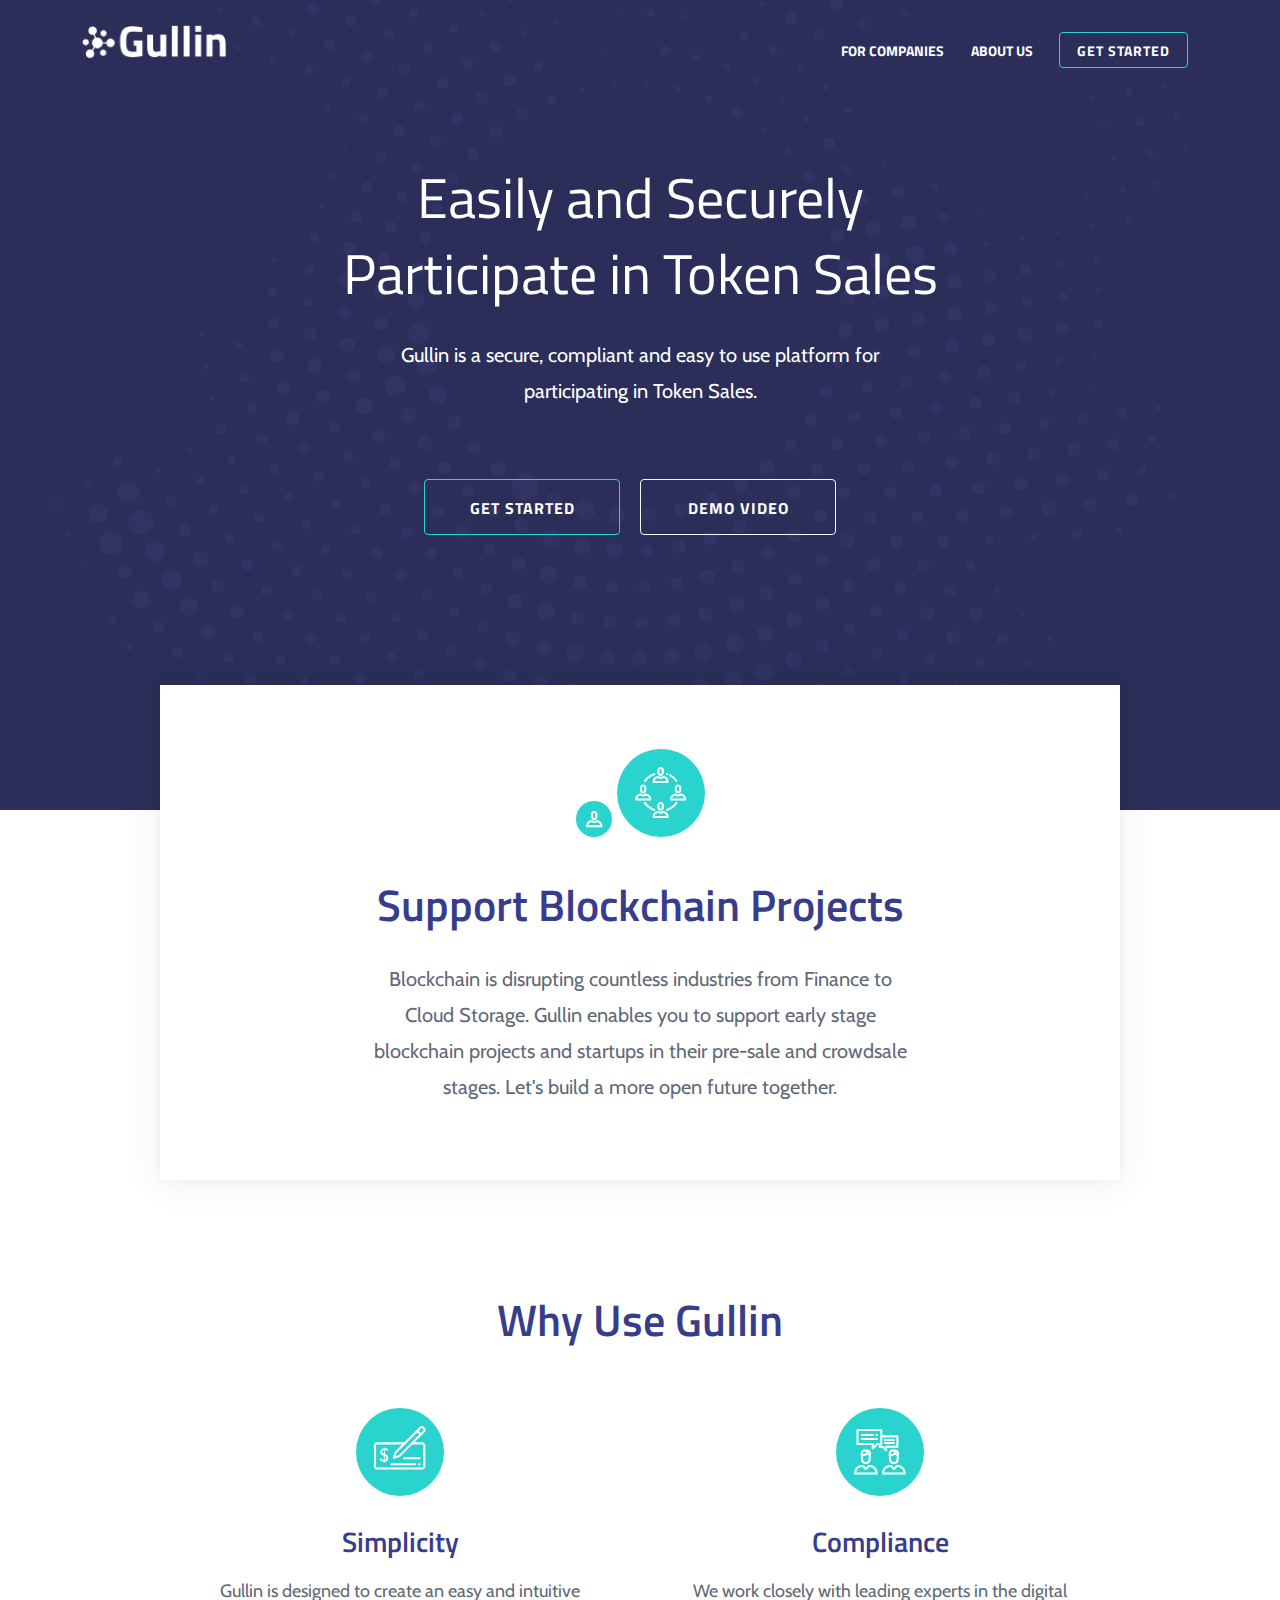
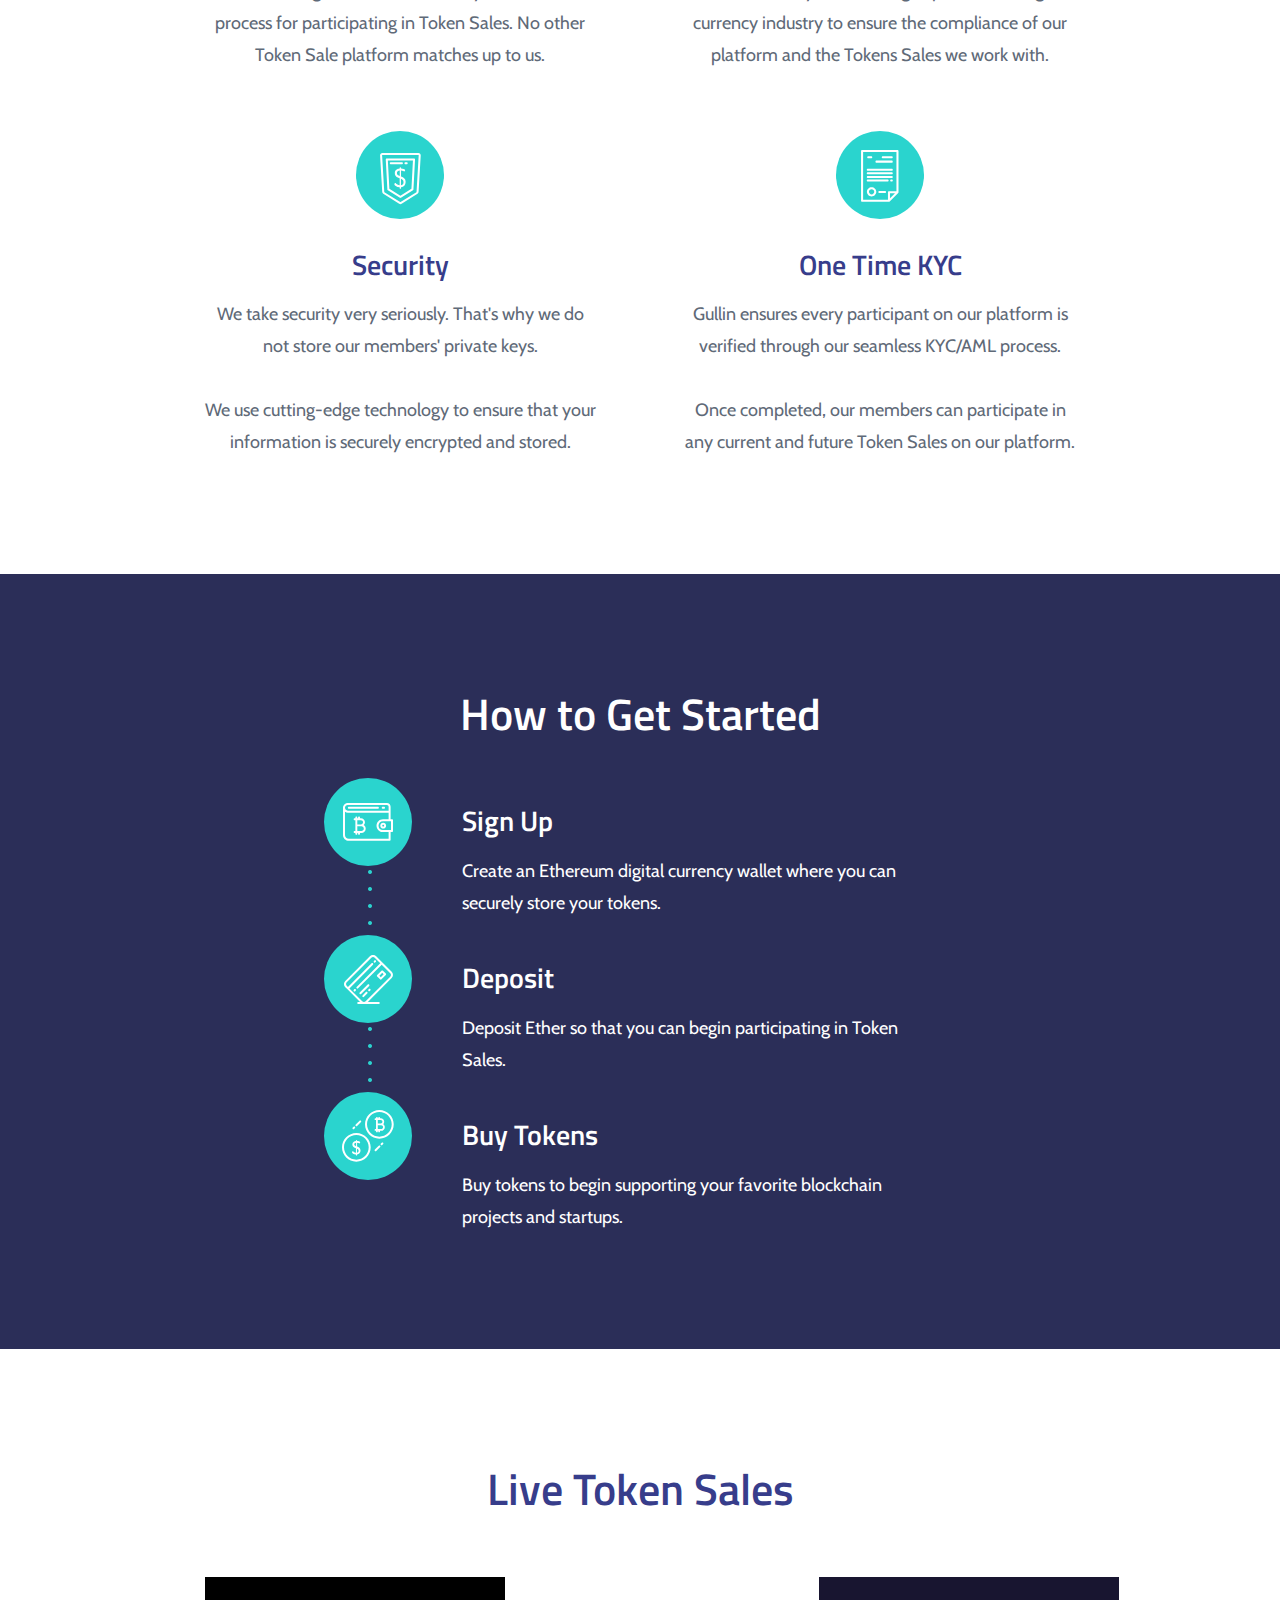
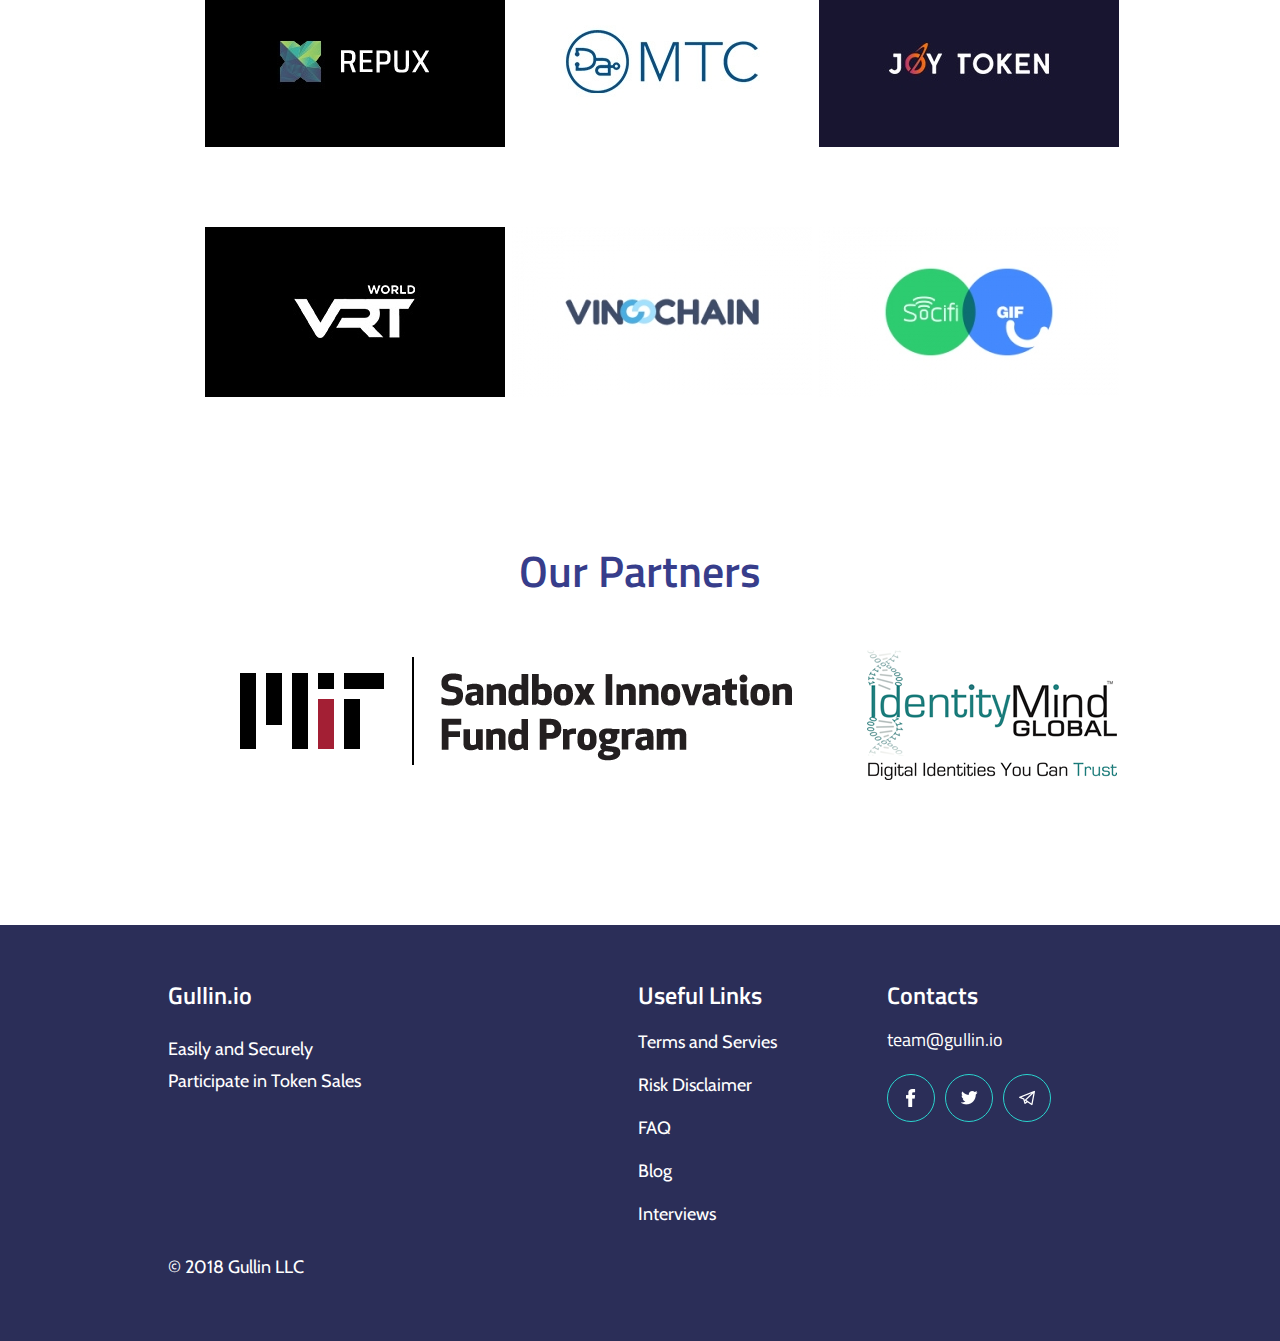
<file: index.html>
<!doctype html>
<html lang="en">

    <head>
        <meta charset="utf-8">
        <title>Gullin - Easily and Securely Participate in Token Sales</title>
        <meta name="viewport" content="width=device-width">
        <meta name="description" content="Gullin is a secure, compliant and easy to use platform for participating in Token Sales. 
        Blockchain is disrupting countless industries from Finance to Cloud Storage. 
        Gullin enables you to support early stage blockchain projects and startups in their pre-sale and crowdsale stages. 
        Let's build a more open future together." />
        <meta name="keywords" content="gullin, gullin platform, ico, token sale, buy token" />
        <link rel="shortcut icon" href="images/favicon.png">
        <link href="https://fonts.googleapis.com/css?family=Cabin:400,500,600,700|Titillium+Web:300,400,600,700" rel="stylesheet">
        <link rel="stylesheet" href="styles/app.css">
        <script src="scripts/jquery-3.3.1.min.js" type="application/javascript"></script>
        <!-- Global site tag (gtag.js) - Google Analytics -->
        <script async src="https://www.googletagmanager.com/gtag/js?id=UA-116713253-1"></script>
        <script>
            window.dataLayer = window.dataLayer || [];
            function gtag() { dataLayer.push(arguments); }
            gtag('js', new Date());

            gtag('config', 'UA-116713253-1');
        </script>
    </head>

    <body>
        <img src="images/Logo_dark_bg_with_name.png" style="display:none">
        <header class="header">
            <a href="/">
                <img class="logos" src="images/gullin_logo.png" />
            </a>
            <nav class="navigation">
                <ul>
                    <li>
                        <a href="companies.html">FOR COMPANIES</a>
                    </li>
                    <li>
                        <a href="about.html">ABOUT US</a>
                    </li>
                    <li>
                        <a href="https://app.gullin.io/signup" class="customBtn green">GET STARTED</a>
                    </li>
                </ul>
            </nav>
            <div class="mobileShow menuIcon">
                <div class="hamburger" id="hamburger-1">
                    <span class="line"></span>
                    <span class="line"></span>
                    <span class="line"></span>
                </div>
            </div>
        </header>
        <div class="mobileNavigation">
            <ul>
                <li>
                    <a href="companies.html">For Companies</a>
                </li>
                <li>
                    <a target="_blank" href="about.html">About Us</a>
                </li>
                <li>
                    <a href="https://app.gullin.io/signup" class="customBtn green lgSize">GET STARTED</a>
                </li>
            </ul>
        </div>

        <section class="section headerSection">
            <div class="container">
                <h1 class="mainTitle mb25">Easily and Securely Participate in Token Sales</h1>
                <span class="helpedTitle mb70">
                    Gullin is a secure, compliant and easy to use platform for participating in Token Sales.
                </span>

                <ul id="demo-button" class="floatCenter">

                    <li>
                        <a href="https://app.gullin.io/signup" class="customBtn green floatCenter lgSize">GET STARTED</a>
                    </li>

                    <li>
                        <a target="_blank" href="https://youtu.be/biAGpKuYqeA" class="customBtn white floatCenter lgSize"> DEMO VIDEO</a>
                    </li>

                </ul>

                </span>
            </div>
        </section>

        <section class="section blockChainSection">
            <div class="container">
                <div class="shadow">
                    <span class="icon mb 40">
                        <img src="images/icon/join.svg" />
                    </span>
                    <h2>Support Blockchain Projects</h2>
                    <div class="description">
                        Blockchain is disrupting countless industries from Finance to Cloud Storage. Gullin enables you to support early stage blockchain
                        projects and startups in their pre-sale and crowdsale stages. Let's build a more open future together.
                    </div>
                </div>
            </div>
        </section>
        <section class="section investorSection">
            <div class="container">
                <h2>Why Use Gullin</h2>
                <div class="inner">
                    <div class="item">
                        <span class="ico">
                            <img src="images/icon/1.svg" />
                        </span>
                        <span class="title">Simplicity</span>
                        <div class="description">
                            Gullin is designed to create an easy and intuitive process for participating in Token Sales. No other Token Sale platform
                            matches up to us.
                        </div>
                    </div>
                    <div class="item">
                        <span class="ico">
                            <img src="images/icon/10.svg" />
                        </span>
                        <span class="title">Compliance</span>
                        <div class="description">
                            We work closely with leading experts in the digital currency industry to ensure the compliance of our platform and the Tokens
                            Sales we work with.
                        </div>
                    </div>
                    <div class="item">
                        <span class="ico">
                            <img src="images/icon/5.svg" />
                        </span>
                        <span class="title">Security</span>
                        <div class="description">
                            We take security very seriously. That's why we do not store our members' private keys.
                            <br>
                            <br> We use cutting-edge technology to ensure that your information is securely encrypted and stored.
                        </div>
                    </div>
                    <div class="item">
                        <span class="ico">
                            <img src="images/icon/11.svg" />
                        </span>
                        <span class="title">One Time KYC</span>
                        <div class="description">
                            Gullin ensures every participant on our platform is verified through our seamless KYC/AML process.
                            <br>
                            <br> Once completed, our members can participate in any current and future Token Sales on our platform.
                        </div>
                    </div>
                </div>
            </div>
        </section>
        <section class="section howSection">
            <div class="container">
                <h2>How to Get Started</h2>
                <div class="inner">
                    <div class="item">
                        <div class="image">
                            <img src="images/icon/15.svg" />
                        </div>
                        <div class="data">
                            <div class="title">Sign Up</div>
                            <div class="description">
                                Create an Ethereum digital currency wallet where you can securely store your tokens.
                            </div>
                        </div>
                    </div>
                    <div class="item">
                        <div class="image">
                            <img src="images/icon/14.svg" />
                        </div>
                        <div class="data">
                            <div class="title">Deposit</div>
                            <div class="description">
                                Deposit Ether so that you can begin participating in Token Sales.
                            </div>
                        </div>
                    </div>
                    <div class="item">
                        <div class="image">
                            <img src="images/icon/16.svg" />
                        </div>
                        <div class="data">
                            <div class="title">Buy Tokens</div>
                            <div class="description">
                                Buy tokens to begin supporting your favorite blockchain projects and startups.
                            </div>
                        </div>
                    </div>
                </div>
            </div>
        </section>
        <section class="section partnersSection">
            <div class="container">
                <h2>Live Token Sales</h2>
                <div class="inner">
                    <div class="item">
                        <div class="image">
                            <a href="https://app.gullin.io/company/REPUX">
                                <img src="images/company_logos/repux (1).jpg" />
                            </a>
                        </div>
                    </div>
                    <div class="item">
                        <div class="image">
                            <a href="https://app.gullin.io/company/Docademic">
                                <img src="images/company_logos/docademic (1).jpg" />
                            </a>
                        </div>
                    </div>
                    <div class="item">
                        <div class="image">
                            <a href="https://app.gullin.io/company/JoyToken">
                                <img src="images/company_logos/joytoken (1).jpg" />
                            </a>
                        </div>
                    </div>
                    <div class="item">
                        <div class="image">
                            <a href="https://app.gullin.io/company/VRT">
                                <img src="images/company_logos/vrt.jpg" />
                            </a>
                        </div>
                    </div>
                    <div class="item">
                        <div class="image">
                            <a href="https://app.gullin.io/company/VinChain">
                                <img src="images/company_logos/vin.jpg" />
                            </a>
                        </div>
                    </div>
                    <div class="item">
                        <div class="image">
                            <a href="https://app.gullin.io/company/GIF%20by%20SOCIFI">
                                <img src="images/company_logos/gif.jpg" />
                            </a>
                        </div>
                    </div>
                </div>
            </div>
        </section>

        <section class="section companyPartners">
            <div class="container">
                <h2>Our Partners</h2>


                <div class="inner">
                    <div class="item">
                        <div class="image">
                            <a>
                                <img src="images/company_logos/MIT Sandbox.png" />
                            </a>
                        </div>
                    </div>

                    <div class="item">
                        <div class="image">
                            <a>
                                <img src="images/company_logos/identitymindglobal.png" />
                            </a>
                        </div>
                    </div>

                </div>
            </div>
        </section>

        <footer class="footer">
            <div class="container">
                <div class="leftSide">
                    <a href="" class="logo">Gullin.io</a>
                    <div class="description">
                        Easily and Securely Participate in Token Sales
                    </div>

                </div>
                <div class="rightSide">
                    <div class="footerBox hideOnMobile">
                        <span class="title">Useful Links</span>
                        <ul class="navigation">
                            <li>
                                <a href="terms.html">Terms and Servies</a>
                            </li>
                            <li>
                                <a href="risk.html">Risk Disclaimer</a>
                            </li>
                            <li>
                                <a target="_blank" href="http://help.gullin.io">FAQ</a>
                            </li>

                            <li>
                                <a target="_blank" href="https://medium.com/@gullin.io">Blog</a>
                            </li>

                            <li>
                                <a target="_blank" href="https://www.youtube.com/channel/UCiunWz6oLIrDGGy1mmSi_sg">Interviews</a>
                            </li>


                        </ul>
                    </div>
                    <div class="footerBox">
                        <span class="title hideOnMobile">Contacts</span>
                        <ul class="navigation">
                            <li>
                                <a href="mailto:team@gullin.io" style="font:1.8em 'Titillium Web'">team@gullin.io</a>
                            </li>
                        </ul>
                        <ul class="socials">
                            <li>
                                <a target="_blank" href="https://www.facebook.com/Gullin.io/" class="fb"></a>
                            </li>
                            <li>
                                <a target="_blank" href="https://twitter.com/Gullin_io" class="tw"></a>
                            </li>
                            <li>
                                <a target="_blank" href="https://t.me/joinchat/AAAAAEJwiBwg44_zhIYGOg" class="te"></a>
                            </li>
                        </ul>
                    </div>
                </div>
                <p class="copyright">© 2018
                    <br>Gullin LLC</p>
            </div>
        </footer>

        <script>
            $(document).ready(function () {
                $(".hamburger").click(function () {
                    $(this).toggleClass("is-active");
                    $('.mobileNavigation').slideToggle();
                });
            });
        </script>
    </body>

</html>
</file>
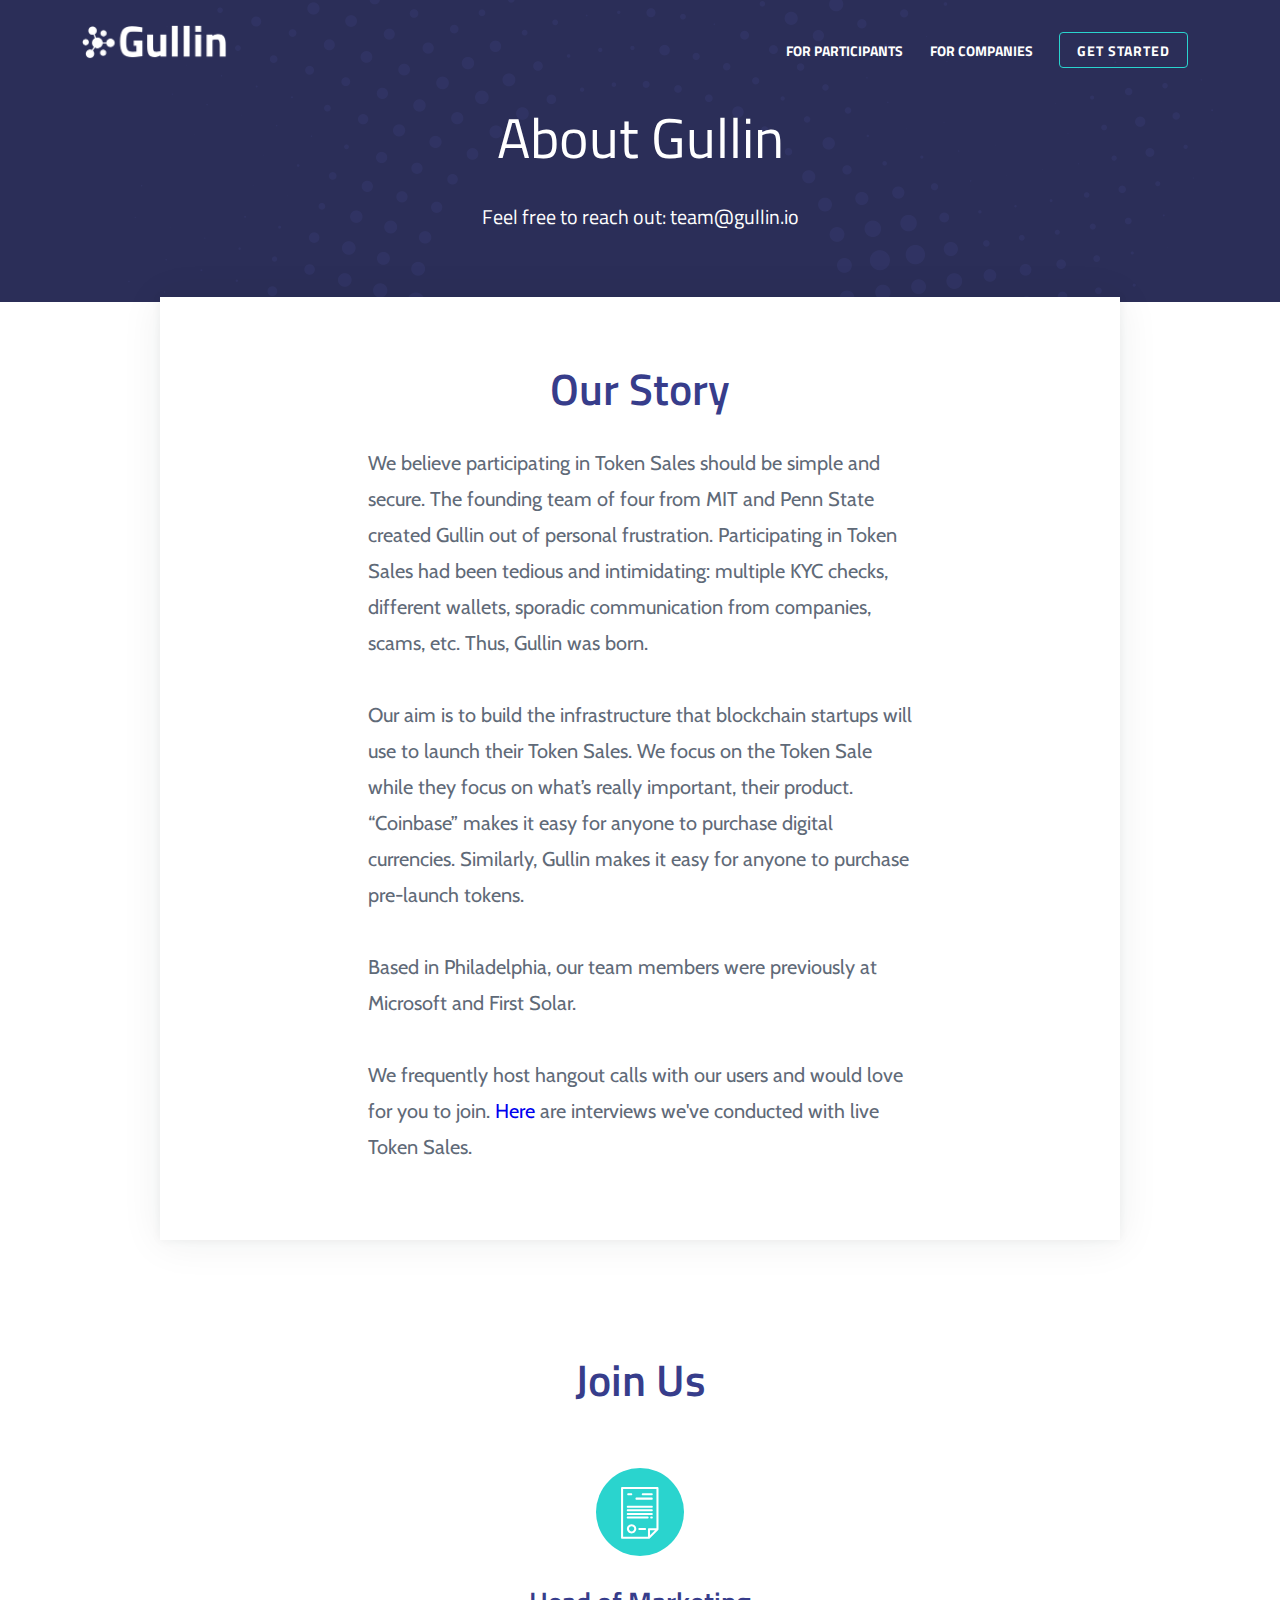
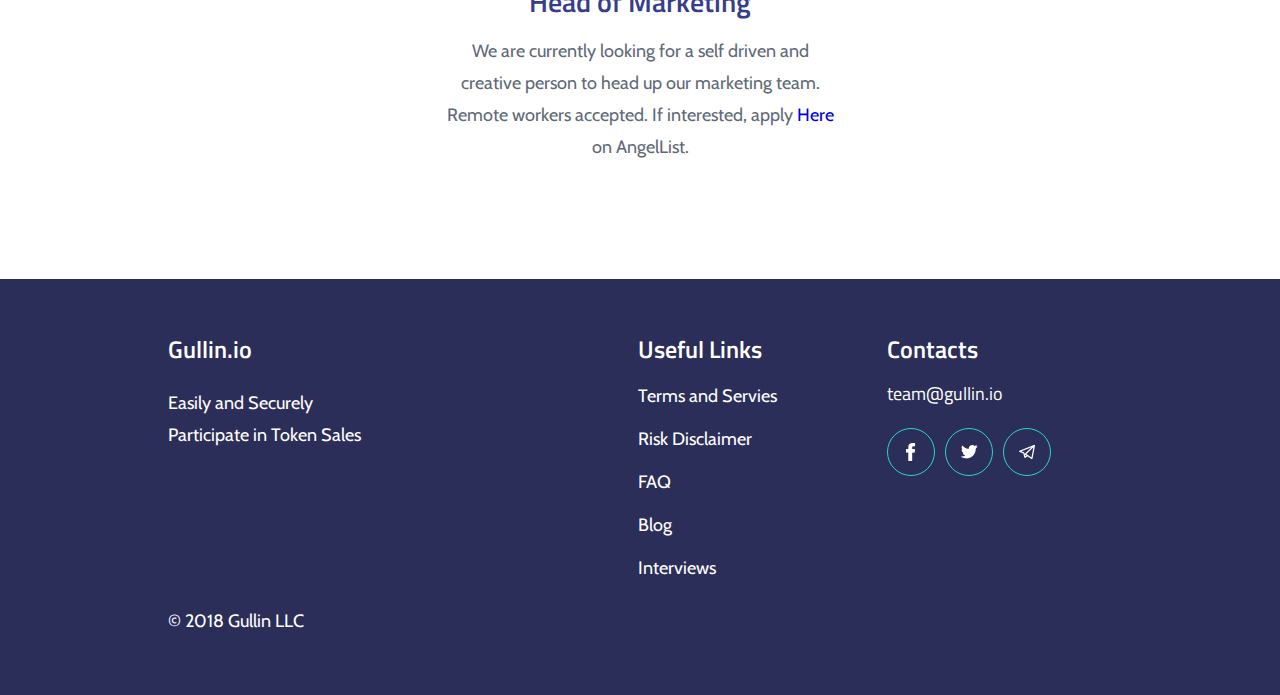
<file: about.html>
<!doctype html>
<html lang="en">

    <head>
        <meta charset="utf-8">
        <title>Gullin - Easily and Securely Participate in Token Sales</title>
        <meta name="viewport" content="width=device-width">
        <link rel="shortcut icon" href="images/favicon.png">
        <link href="https://fonts.googleapis.com/css?family=Cabin:400,500,600,700|Titillium+Web:300,400,600,700" rel="stylesheet">
        <link rel="stylesheet" href="styles/app.css">
        <script src="scripts/jquery-3.3.1.min.js" type="application/javascript"></script>
        <!-- Global site tag (gtag.js) - Google Analytics -->
        <script async src="https://www.googletagmanager.com/gtag/js?id=UA-116713253-1"></script>
        <script>
            window.dataLayer = window.dataLayer || [];
            function gtag() { dataLayer.push(arguments); }
            gtag('js', new Date());

            gtag('config', 'UA-116713253-1');
        </script>

    </head>

    <body>
        <header class="header">
            <a href="/">
                <img class="logos" src="images/gullin_logo.png" />
            </a>
            <nav class="navigation">
                <ul>
                    <li>
                        <a href="/">FOR PARTICIPANTS</a>
                    </li>
                    <li>
                        <a href="companies.html">FOR COMPANIES</a>
                    </li>
                    <li>
                        <a href="https://app.gullin.io/signup" class="customBtn green">GET STARTED</a>
                    </li>
                </ul>
            </nav>
            <div class="mobileShow menuIcon">
                <div class="hamburger" id="hamburger-1">
                    <span class="line"></span>
                    <span class="line"></span>
                    <span class="line"></span>
                </div>
            </div>
        </header>
        <div class="mobileNavigation">
            <ul>
                <li>
                    <a href="/">For Participants</a>
                </li>
                <li>
                    <a target="_blank" href="companies.html">For Companies</a>
                </li>
                <li>
                    <a href="https://app.gullin.io/signup" class="customBtn green lgSize">GET STARTED</a>
                </li>
            </ul>
        </div>

        <section class="section headerSectionCompanies">

            <div class="container">
                <h1 class="mainTitle mb25">About Gullin</h1>
                <span class="helpedTitle mb70" style="font:2em 'Titillium Web'">
                    Feel free to reach out:
                    <a href="mailto:team@gullin.io" style="color:white">team@gullin.io</a>
                </span>
            </div>
        </section>
        <section class="section blockChainSection" id="ourStory">
            <div class="container">
                <div class="shadow">

                    <h2>Our Story</h2>
                    <div class="description">
                        We believe participating in Token Sales should be simple and secure. The founding team of four from MIT and Penn State created
                        Gullin out of personal frustration. Participating in Token Sales had been tedious and intimidating:
                        multiple KYC checks, different wallets, sporadic communication from companies, scams, etc. Thus,
                        Gullin was born.
                        <br>
                        <br> Our aim is to build the infrastructure that blockchain startups will use to launch their Token Sales.
                        We focus on the Token Sale while they focus on what’s really important, their product. “Coinbase”
                        makes it easy for anyone to purchase digital currencies. Similarly, Gullin makes it easy for anyone
                        to purchase pre-launch tokens.
                        <br>
                        <br> Based in Philadelphia, our team members were previously at Microsoft and First Solar.
                        <br>
                        <br> We frequently host hangout calls with our users and would love for you to join.
                        <a href="https://www.youtube.com/channel/UCiunWz6oLIrDGGy1mmSi_sg">Here</a> are interviews we've conducted with live Token Sales.
                    </div>
                </div>
            </div>
        </section>

        <section class="section investorSection">
            <div class="container">
                <h2>Join Us</h2>
                <div class="inner">

                    <div class="item">
                        <span class="ico">
                            <img src="images/icon/11.svg" />
                        </span>
                        <span class="title">Head of Marketing</span>
                        <div class="description">
                            We are currently looking for a self driven and creative person to head up our marketing team. Remote workers accepted. If
                            interested, apply
                            <a href="https://angel.co/gullin/jobs/331696-head-of-marketing">Here</a> on AngelList.
                        </div>
                    </div>


                </div>
            </div>
        </section>

        <footer class="footer">
            <div class="container">
                <div class="leftSide">
                    <a href="" class="logo">Gullin.io</a>
                    <div class="description">
                        Easily and Securely Participate in Token Sales
                    </div>

                </div>
                <div class="rightSide">
                    <div class="footerBox hideOnMobile">
                        <span class="title">Useful Links</span>
                        <ul class="navigation">
                            <li>
                                <a href="/terms.html">Terms and Servies</a>
                            </li>
                            <li>
                                <a href="/risk.html">Risk Disclaimer</a>
                            </li>
                            <li>
                                <a target="_blank" href="https://help.gullin.io">FAQ</a>
                            </li>

                            <li>
                                <a target="_blank" href="https://medium.com/@gullin.io">Blog</a>
                            </li>
                            <li>
                                <a target="_blank" href="https://www.youtube.com/channel/UCiunWz6oLIrDGGy1mmSi_sg">Interviews</a>
                            </li>

                        </ul>
                    </div>
                    <div class="footerBox">
                        <span class="title hideOnMobile">Contacts</span>
                        <ul class="navigation">
                            <li>
                                <a href="mailto:team@gullin.io" style="font:1.8em 'Titillium Web'">team@gullin.io</a>
                            </li>
                        </ul>
                        <ul class="socials">
                            <li>
                                <a target="_blank" href="https://www.facebook.com/Gullin.io/" class="fb"></a>
                            </li>
                            <li>
                                <a target="_blank" href="https://twitter.com/Gullin_io" class="tw"></a>
                            </li>
                            <li>
                                <a target="_blank" href="https://t.me/joinchat/AAAAAEJwiBwg44_zhIYGOg" class="te"></a>
                            </li>
                        </ul>
                    </div>
                </div>
                <p class="copyright">© 2018
                    <br>Gullin LLC</p>
            </div>
        </footer>

        <script>
            $(document).ready(function () {
                $(".hamburger").click(function () {
                    $(this).toggleClass("is-active");
                    $('.mobileNavigation').slideToggle();
                });
            });
        </script>
    </body>

</html>
</file>
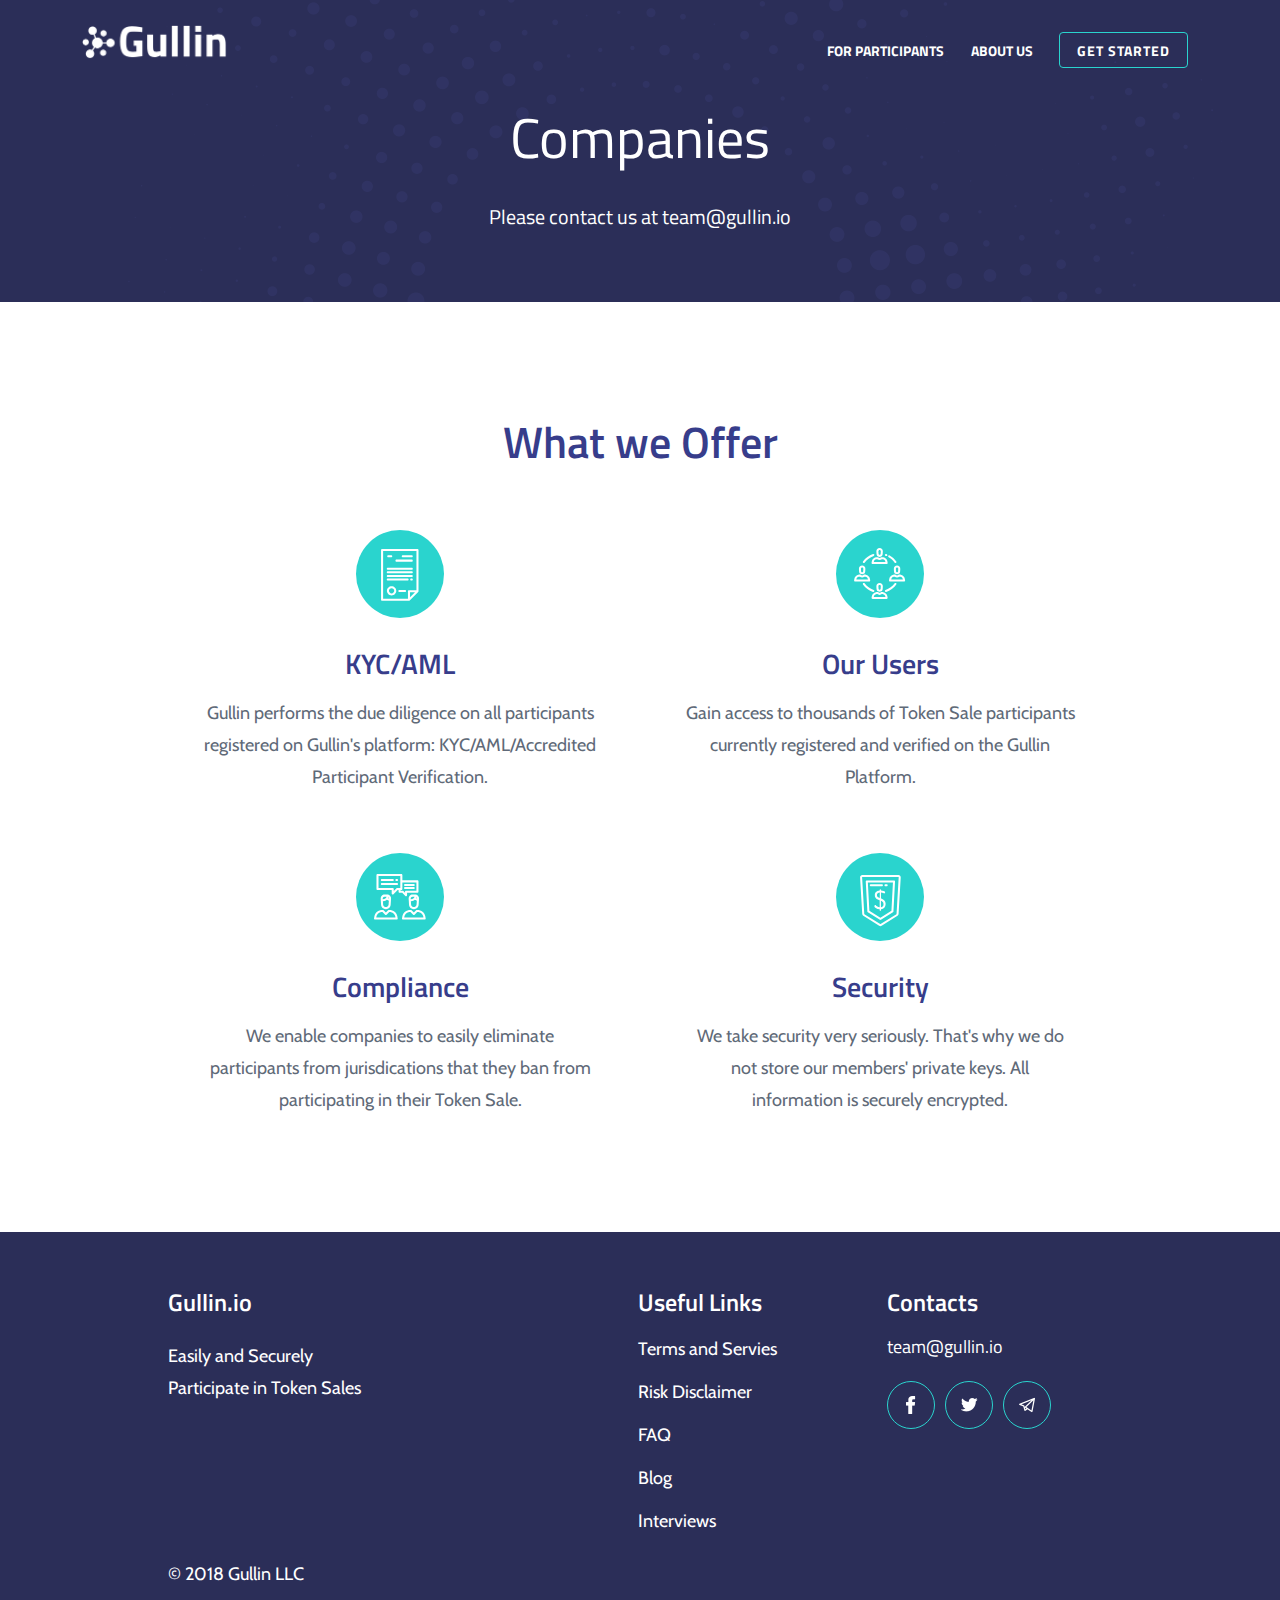
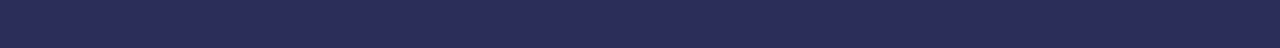
<file: companies.html>
<!doctype html>
<html lang="en">

    <head>
        <meta charset="utf-8">
        <title>Gullin - Easily and Securely Participate in Token Sales</title>
        <meta name="viewport" content="width=device-width">
        <meta name="description" content="Gullin performs the due diligence on all participants registered on Gullin's platform: KYC/AML/Accredited Participant Verification. 
        Gain access to thousands of Token Sale participants currently registered and verified on the Gullin Platform." />
        <meta name="keywords" content="gullin, gullin platform, ico, token sale, buy token" />
        <link rel="shortcut icon" href="images/favicon.png">
        <link href="https://fonts.googleapis.com/css?family=Cabin:400,500,600,700|Titillium+Web:300,400,600,700" rel="stylesheet">
        <link rel="stylesheet" href="styles/app.css">
        <script src="scripts/jquery-3.3.1.min.js" type="application/javascript"></script>
        <!-- Global site tag (gtag.js) - Google Analytics -->
        <script async src="https://www.googletagmanager.com/gtag/js?id=UA-116713253-1"></script>
        <script>
            window.dataLayer = window.dataLayer || [];
            function gtag() { dataLayer.push(arguments); }
            gtag('js', new Date());

            gtag('config', 'UA-116713253-1');
        </script>

    </head>

    <body>
        <header class="header">
            <a href="/">
                <img class="logos" src="images/gullin_logo.png" />
            </a>
            <nav class="navigation">
                <ul>
                    <li>
                        <a href="/">FOR PARTICIPANTS</a>
                    </li>
                    <li>
                        <a href="about.html">ABOUT US</a>
                    </li>
                    <li>
                        <a href="https://app.gullin.io/signup" class="customBtn green">GET STARTED</a>
                    </li>
                </ul>
            </nav>
            <div class="mobileShow menuIcon">
                <div class="hamburger" id="hamburger-1">
                    <span class="line"></span>
                    <span class="line"></span>
                    <span class="line"></span>
                </div>
            </div>
        </header>
        <div class="mobileNavigation">
            <ul>
                <li>
                    <a href="/">For Participants</a>
                </li>
                <li>
                    <a href="about.html">About Us</a>
                </li>
                <li>
                    <a href="https://app.gullin.io/signup" class="customBtn green lgSize">GET STARTED</a>
                </li>
            </ul>
        </div>

        <section class="section headerSectionCompanies">

            <div class="container">
                <h1 class="mainTitle mb25">Companies</h1>

                <span class="helpedTitle mb70" style="font:2em 'Titillium Web'">
                    Please contact us at
                    <a href="mailto:team@gullin.io" style="color:white">team@gullin.io</a>
                </span>
            </div>
        </section>

        <section class="section investorSection">
            <div class="container">
                <h2>What we Offer</h2>
                <div class="inner">

                    <div class="item">
                        <span class="ico">
                            <img src="images/icon/11.svg" />
                        </span>
                        <span class="title">KYC/AML</span>
                        <div class="description">
                            Gullin performs the due diligence on all participants registered on Gullin's platform: KYC/AML/Accredited Participant Verification.
                        </div>
                    </div>

                    <div class="item">
                        <span class="ico">
                            <img src="images/icon/user.svg" />
                        </span>
                        <span class="title">Our Users</span>
                        <div class="description">
                            Gain access to thousands of Token Sale participants currently registered and verified on the Gullin Platform.
                        </div>
                    </div>
                    <div class="item">
                        <span class="ico">
                            <img src="images/icon/10.svg" />
                        </span>
                        <span class="title">Compliance</span>
                        <div class="description">
                            We enable companies to easily eliminate participants from jurisdications that they ban from participating in their Token
                            Sale.
                        </div>
                    </div>
                    <div class="item">
                        <span class="ico">
                            <img src="images/icon/5.svg" />
                        </span>
                        <span class="title">Security</span>
                        <div class="description">
                            We take security very seriously. That's why we do not store our members' private keys. All information is securely encrypted.
                        </div>
                    </div>

                </div>
            </div>
        </section>

        <footer class="footer">
            <div class="container">
                <div class="leftSide">
                    <a href="" class="logo">Gullin.io</a>
                    <div class="description">
                        Easily and Securely Participate in Token Sales
                    </div>

                </div>
                <div class="rightSide">
                    <div class="footerBox hideOnMobile">
                        <span class="title">Useful Links</span>
                        <ul class="navigation">
                            <li>
                                <a href="/terms.html">Terms and Servies</a>
                            </li>
                            <li>
                                <a href="/risk.html">Risk Disclaimer</a>
                            </li>
                            <li>
                                <a target="_blank" href="http://help.gullin.io">FAQ</a>
                            </li>

                            <li>
                                <a target="_blank" href="https://medium.com/@gullin.io">Blog</a>
                            </li>
                            <li>
                                <a target="_blank" href="https://www.youtube.com/channel/UCiunWz6oLIrDGGy1mmSi_sg">Interviews</a>
                            </li>

                        </ul>
                    </div>
                    <div class="footerBox">
                        <span class="title hideOnMobile">Contacts</span>
                        <ul class="navigation">
                            <li>
                                <a href="mailto:team@gullin.io" style="font:1.8em 'Titillium Web'">team@gullin.io</a>
                            </li>
                        </ul>
                        <ul class="socials">
                            <li>
                                <a target="_blank" href="https://www.facebook.com/Gullin.io/" class="fb"></a>
                            </li>
                            <li>
                                <a target="_blank" href="https://twitter.com/Gullin_io" class="tw"></a>
                            </li>
                            <li>
                                <a target="_blank" href="https://t.me/joinchat/AAAAAEJwiBwg44_zhIYGOg" class="te"></a>
                            </li>
                        </ul>
                    </div>
                </div>
                <p class="copyright">© 2018
                    <br>Gullin LLC</p>
            </div>
        </footer>

        <script>
            $(document).ready(function () {
                $(".hamburger").click(function () {
                    $(this).toggleClass("is-active");
                    $('.mobileNavigation').slideToggle();
                });
            });
        </script>
    </body>

</html>
</file>
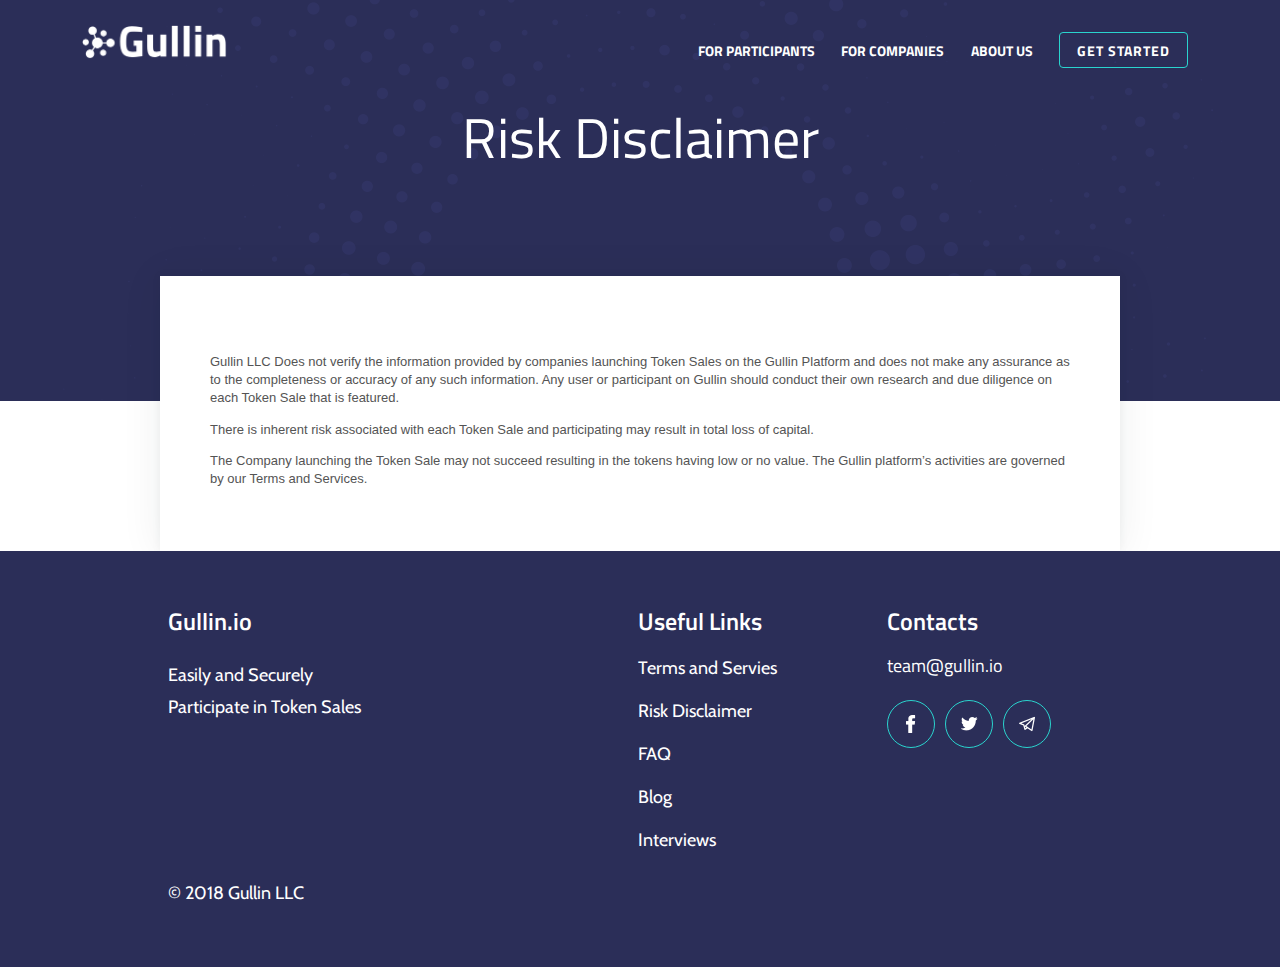
<file: risk.html>
<!doctype html>
<html lang="en">

  <head>
    <meta charset="utf-8">
    <title>Gullin - Easily and Securely Participate in Token Sales</title>
    <meta name="viewport" content="width=device-width">
    <link rel="shortcut icon" href="images/favicon.png">
    <link href="https://fonts.googleapis.com/css?family=Cabin:400,500,600,700|Titillium+Web:300,400,600,700" rel="stylesheet">
    <link rel="stylesheet" href="styles/app.css">
    <script src="scripts/jquery-3.3.1.min.js" type="application/javascript"></script>
    <!-- Global site tag (gtag.js) - Google Analytics -->
    <script async src="https://www.googletagmanager.com/gtag/js?id=UA-116713253-1"></script>
    <script>
      window.dataLayer = window.dataLayer || [];
      function gtag() { dataLayer.push(arguments); }
      gtag('js', new Date());

      gtag('config', 'UA-116713253-1');
    </script>

  </head>

  <body>
    <header class="header">
      <a href="/">
        <img class="logos" src="images/gullin_logo.png" />
      </a>
      <nav class="navigation">
        <ul>
          <li>
            <a href="/">FOR PARTICIPANTS</a>
          </li>
          <li>
            <a href="companies.html">FOR COMPANIES</a>
          </li>
          <li>
            <a href="about.html">ABOUT US</a>
          </li>
          <li>
            <a href="https://app.gullin.io/signup" class="customBtn green">GET STARTED</a>
          </li>
        </ul>
      </nav>
      <div class="mobileShow menuIcon">
        <div class="hamburger" id="hamburger-1">
          <span class="line"></span>
          <span class="line"></span>
          <span class="line"></span>
        </div>
      </div>
    </header>
    <div class="mobileNavigation">
      <ul>
        <li>
          <a href="/">Participants</a>
        </li>
        <li>
          <a href="companies.html">Companies</a>
        </li>
        <li>
          <a href="about.html">About Us</a>
        </li>
        <li>
          <a href="https://app.gullin.io/signup" class="customBtn green lgSize">GET STARTED</a>
        </li>
      </ul>
    </div>


    <section class="section headerSectionCompanies p-b-20">
      <div class="container">
        <h1 class="mainTitle mb25">Risk Disclaimer</h1>

      </div>
    </section>
    <section class="section blockChainSection">
      <div class="container">
        <div class="shadow">
          <div class="terms">
            <p>Gullin LLC Does not verify the information provided by companies launching Token Sales on the Gullin Platform
              and does not make any assurance as to the completeness or accuracy of any such information. Any user or participant
              on Gullin should conduct their own research and due diligence on each Token Sale that is featured. </p>
            <p>There is inherent risk associated with each Token Sale and participating may result in total loss of capital.
            </p>
            <p>The Company launching the Token Sale may not succeed resulting in the tokens having low or no value. The Gullin
              platform’s activities are governed by our Terms and Services. </p>
          </div>
        </div>
      </div>
    </section>

    <footer class="footer">
      <div class="container">
        <div class="leftSide">
          <a href="" class="logo">Gullin.io</a>
          <div class="description">
            Easily and Securely Participate in Token Sales
          </div>

        </div>
        <div class="rightSide">
          <div class="footerBox hideOnMobile">
            <span class="title">Useful Links</span>
            <ul class="navigation">
              <li>
                <a href="terms.html">Terms and Servies</a>
              </li>
              <li>
                <a href="risk.html">Risk Disclaimer</a>
              </li>
              <li>
                <a target="_blank" href="http://help.gullin.io">FAQ</a>
              </li>

              <li>
                <a target="_blank" href="https://medium.com/@gullin.io">Blog</a>
              </li>

              <li>
                <a target="_blank" href="https://www.youtube.com/channel/UCiunWz6oLIrDGGy1mmSi_sg">Interviews</a>
              </li>


            </ul>
          </div>
          <div class="footerBox">
            <span class="title hideOnMobile">Contacts</span>
            <ul class="navigation">
              <li>
                <a href="mailto:team@gullin.io" style="font:1.8em 'Titillium Web'">team@gullin.io</a>
              </li>
            </ul>
            <ul class="socials">
              <li>
                <a target="_blank" href="https://www.facebook.com/Gullin.io/" class="fb"></a>
              </li>
              <li>
                <a target="_blank" href="https://twitter.com/Gullin_io" class="tw"></a>
              </li>
              <li>
                <a target="_blank" href="https://t.me/joinchat/AAAAAEJwiBwg44_zhIYGOg" class="te"></a>
              </li>
            </ul>
          </div>
        </div>
        <p class="copyright">© 2018
          <br>Gullin LLC</p>
      </div>
    </footer>

    <script>
      $(document).ready(function () {
        $(".hamburger").click(function () {
          $(this).toggleClass("is-active");
          $('.mobileNavigation').slideToggle();
        });
      });
    </script>
  </body>

</html>
</file>
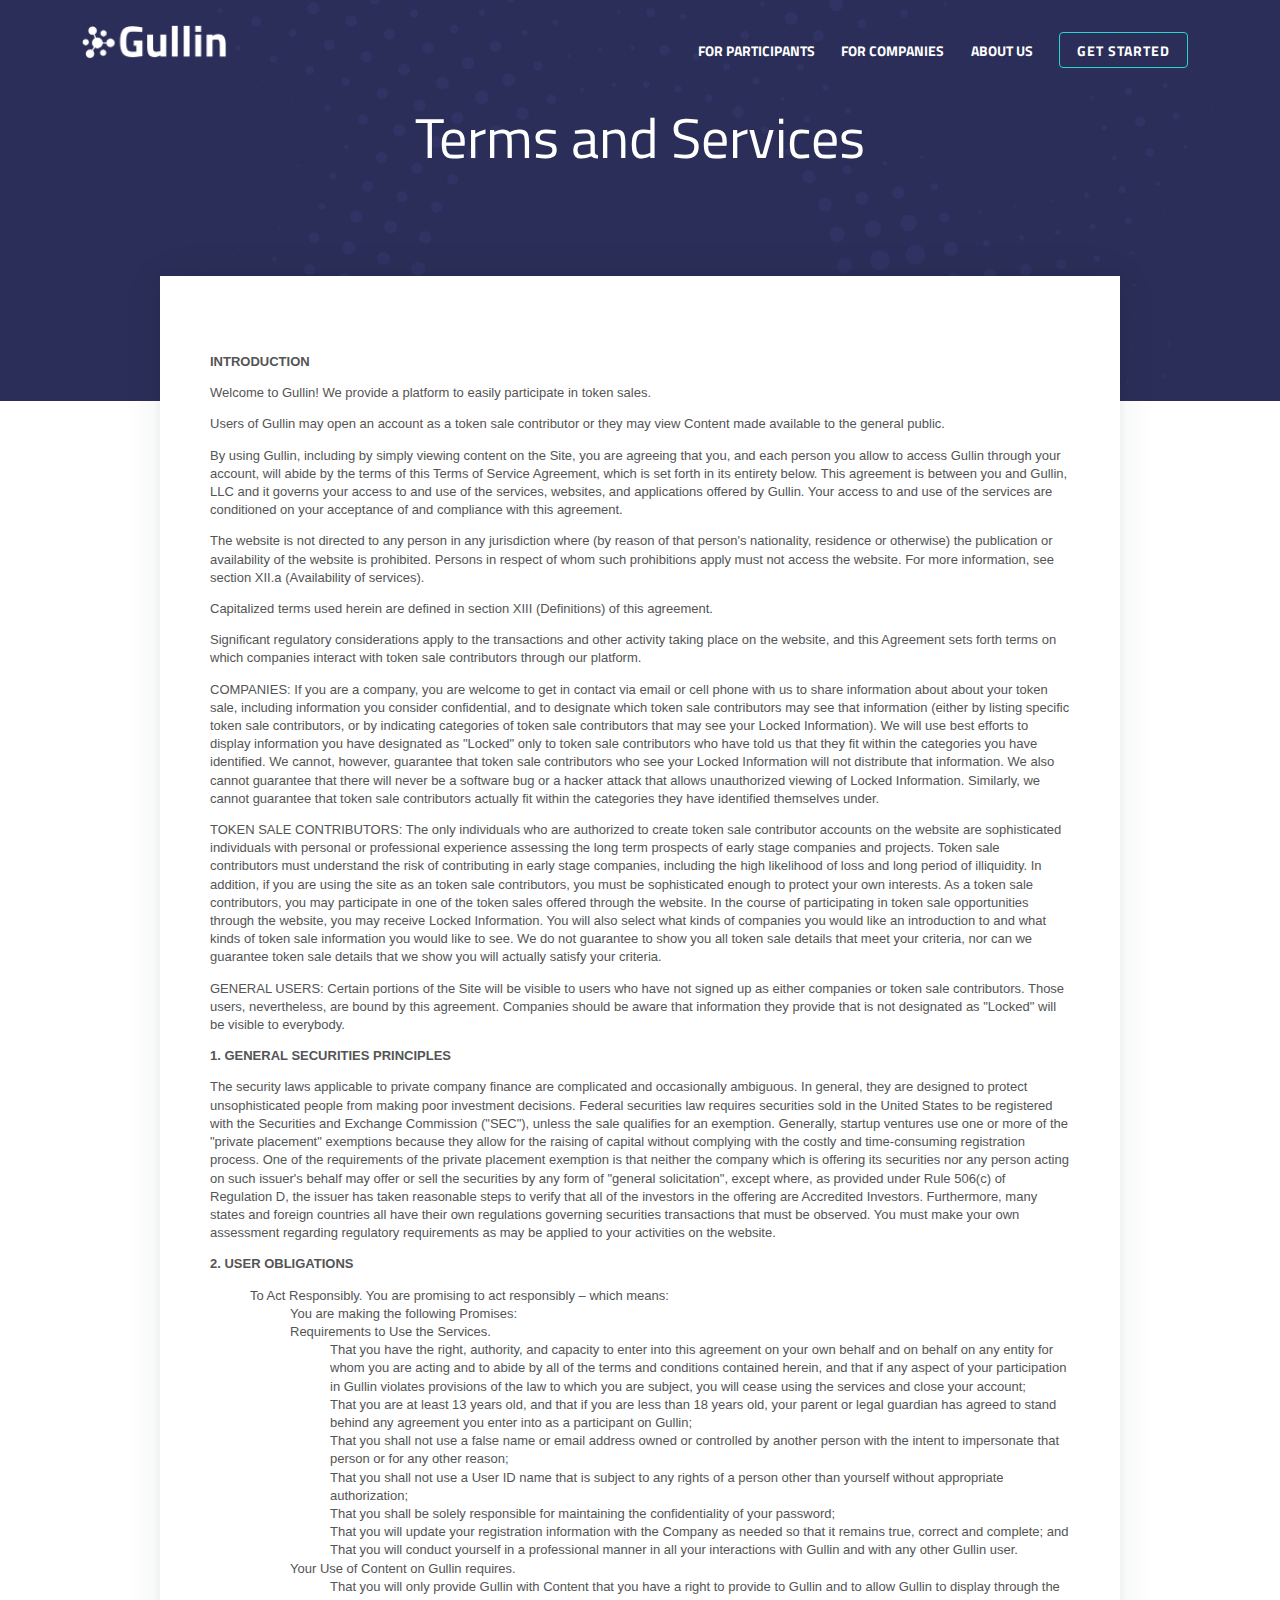
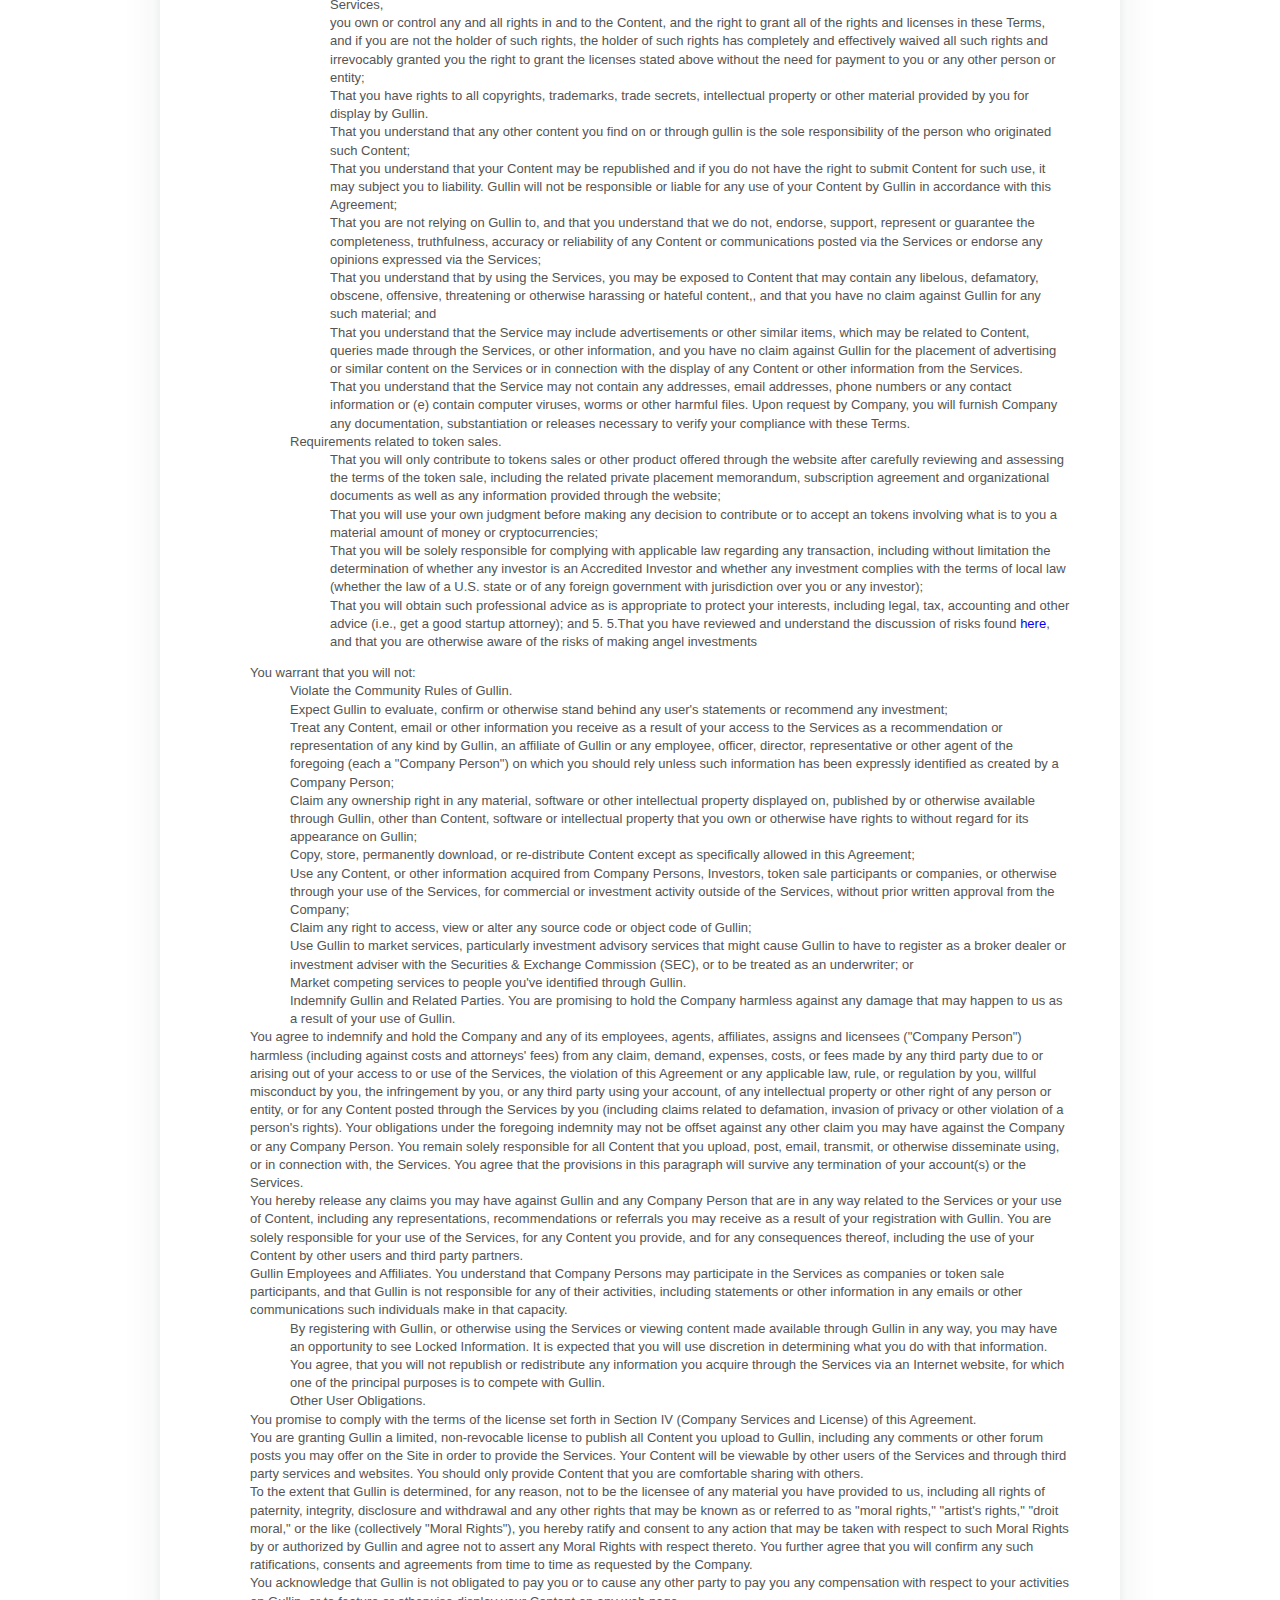
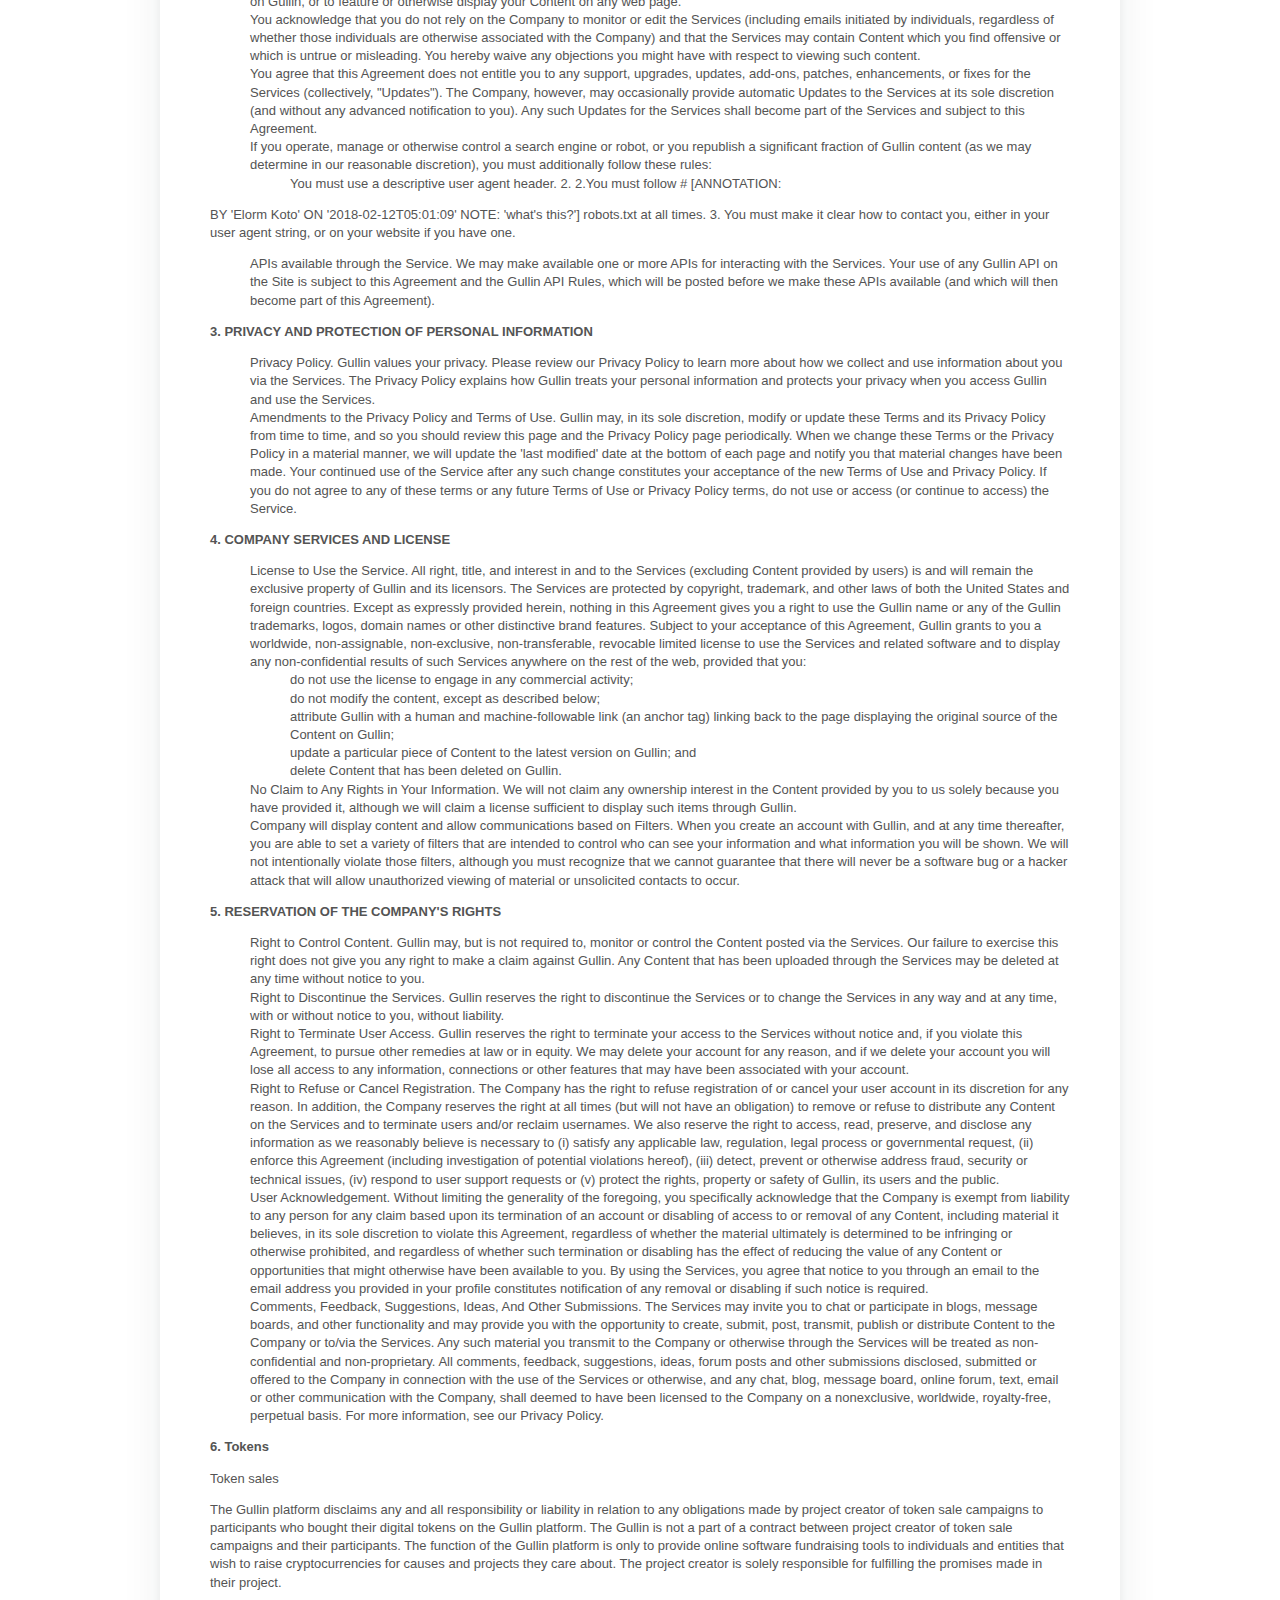
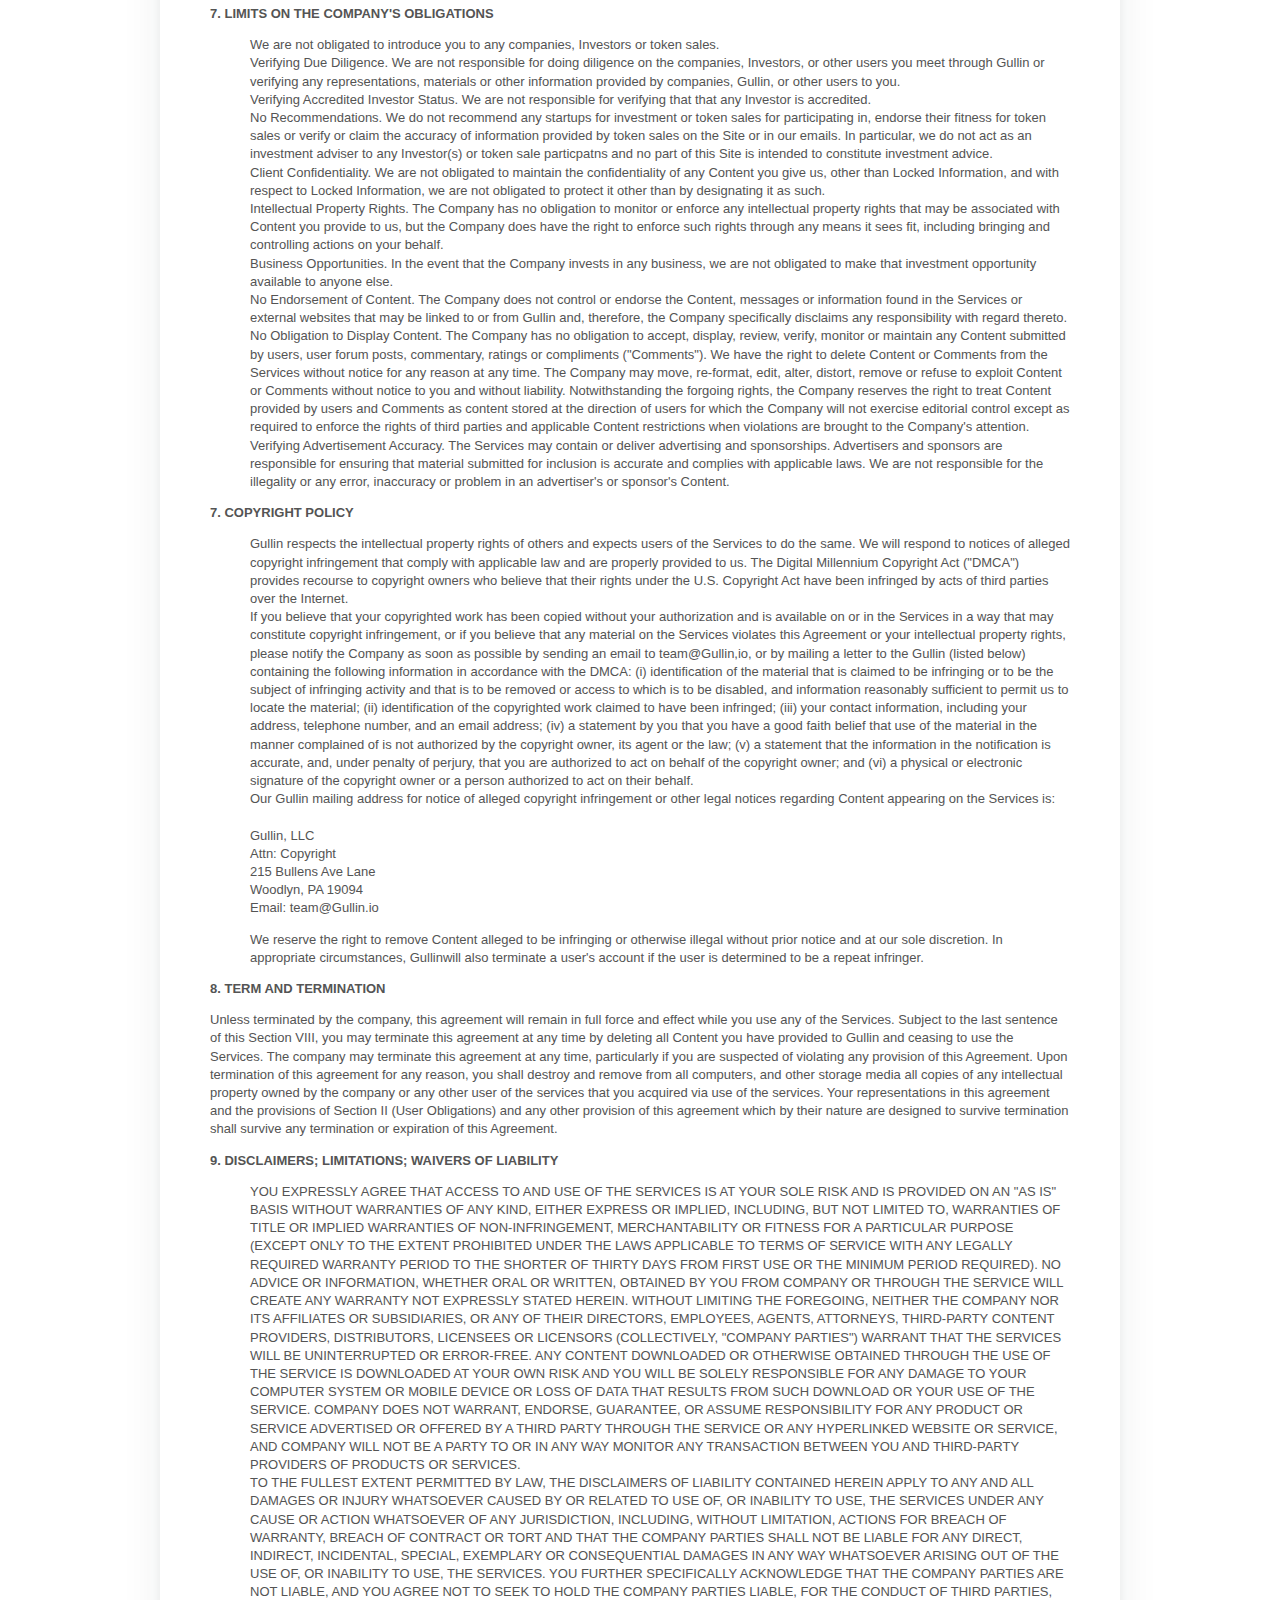
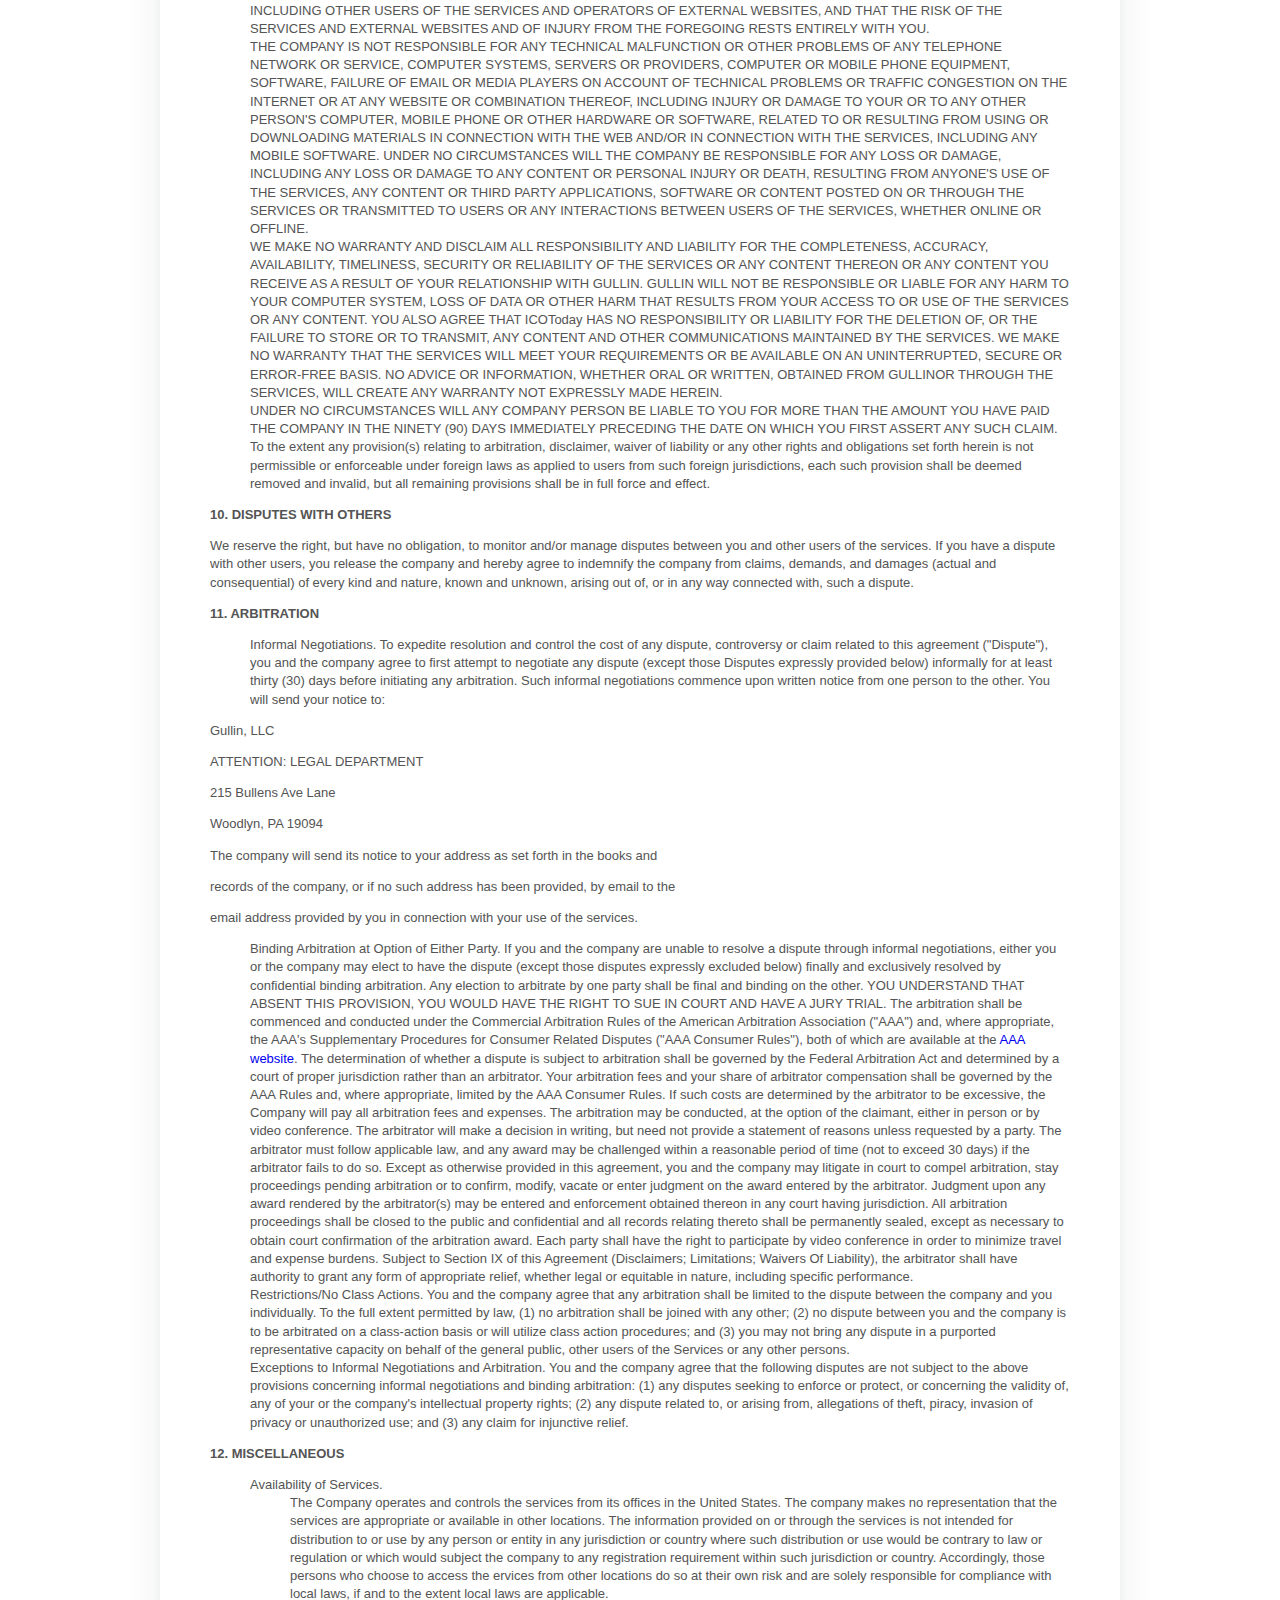
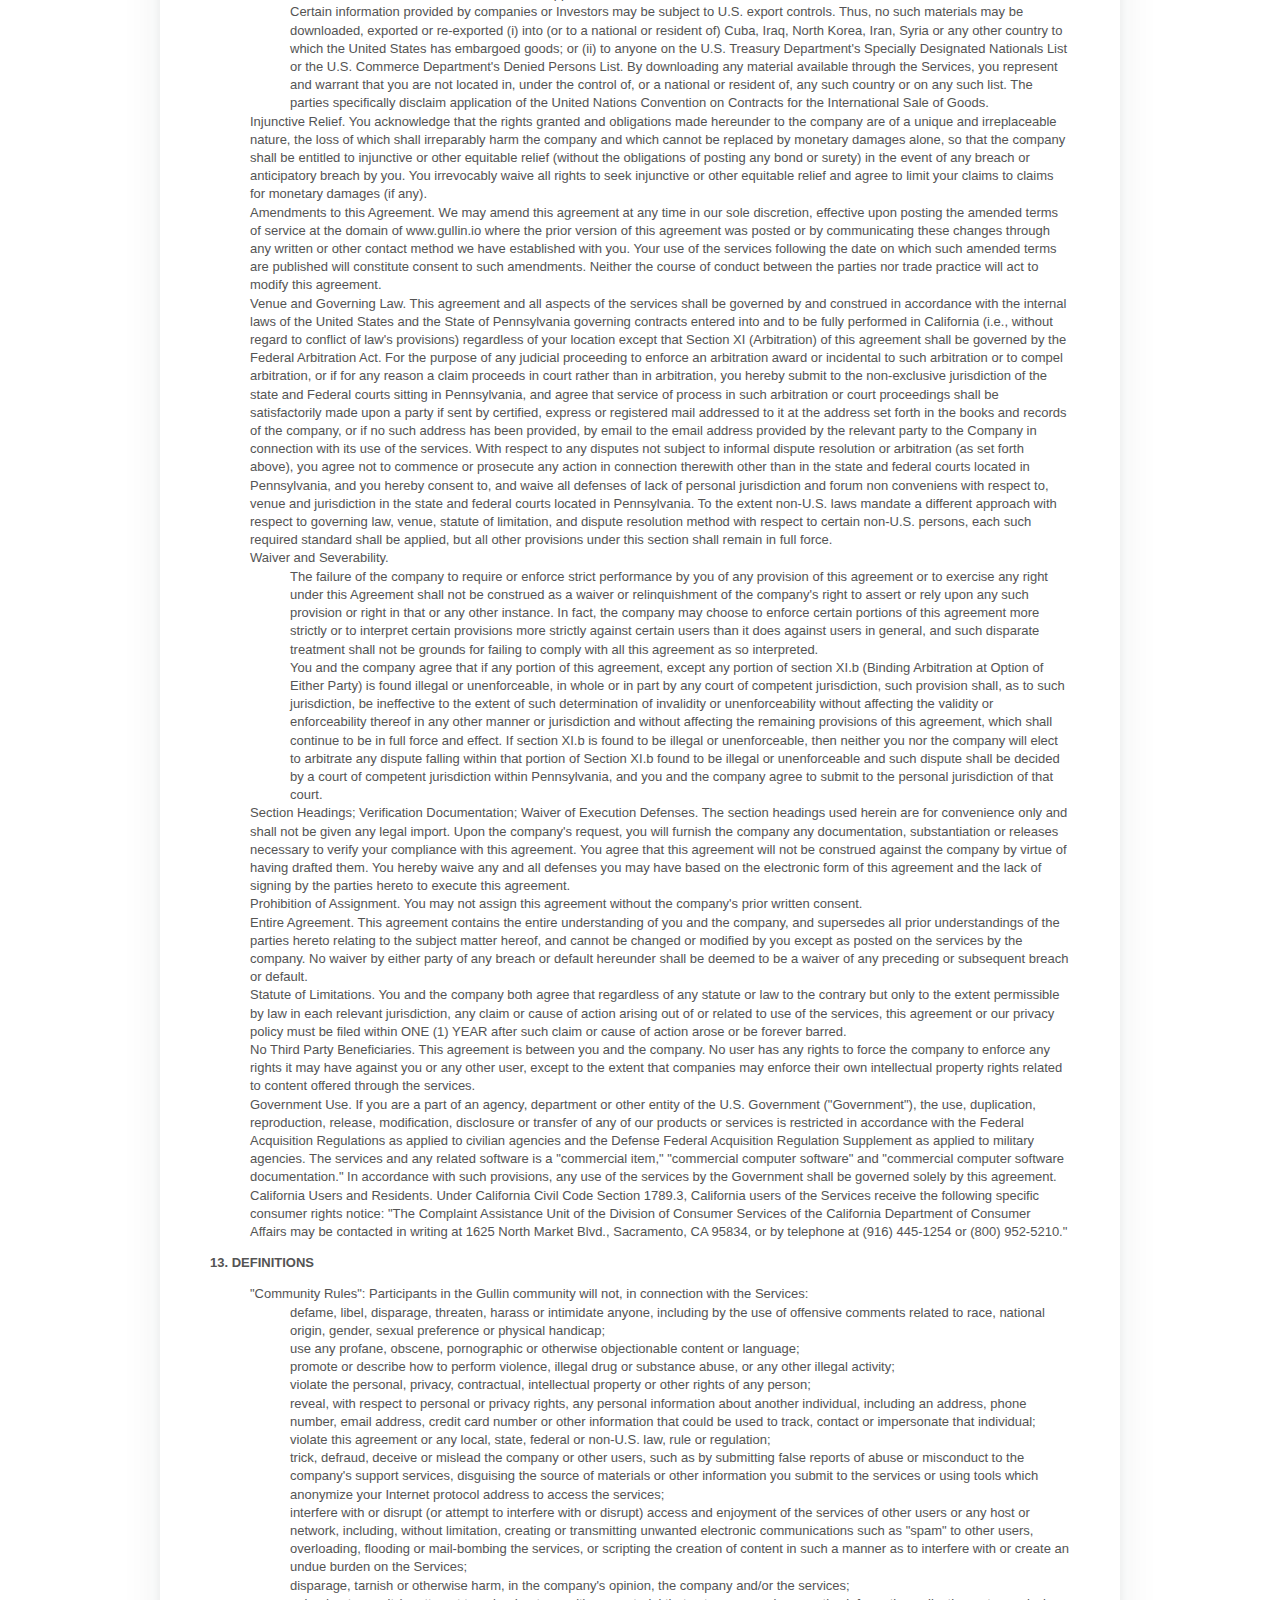
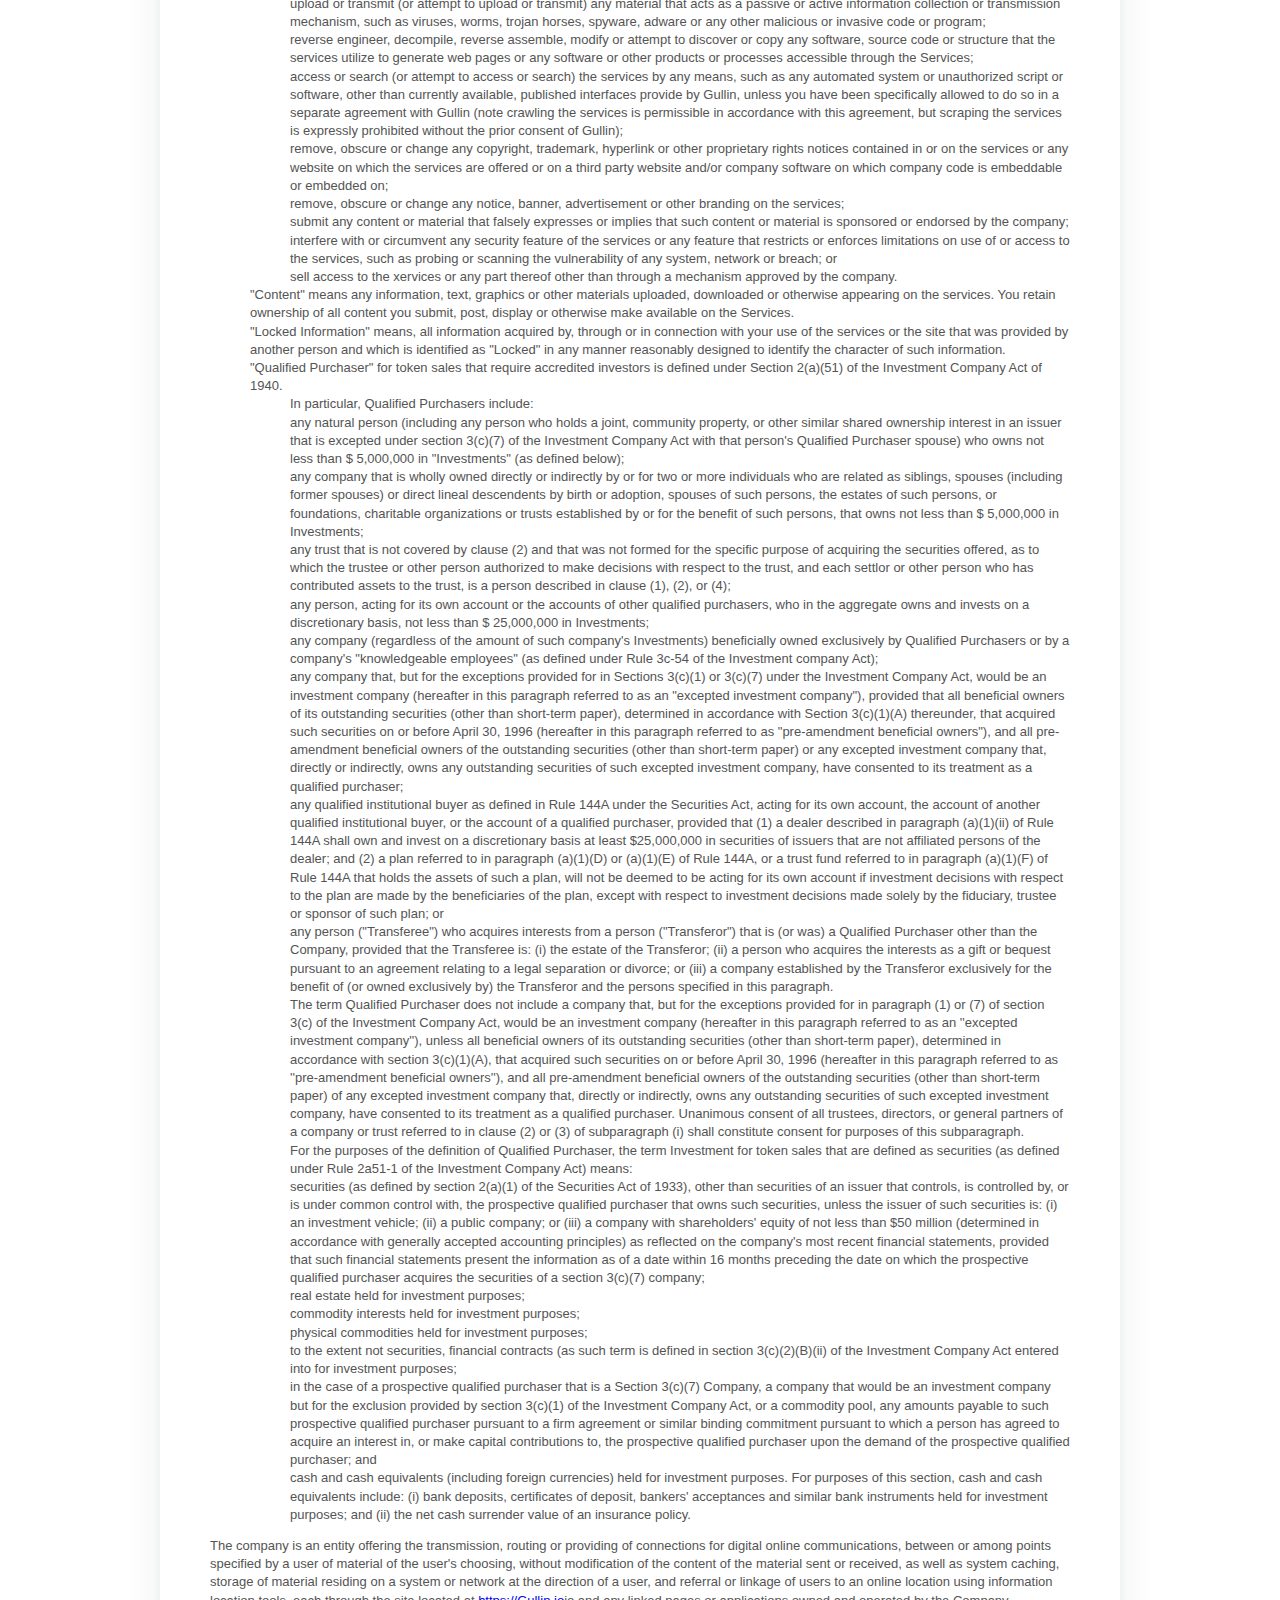
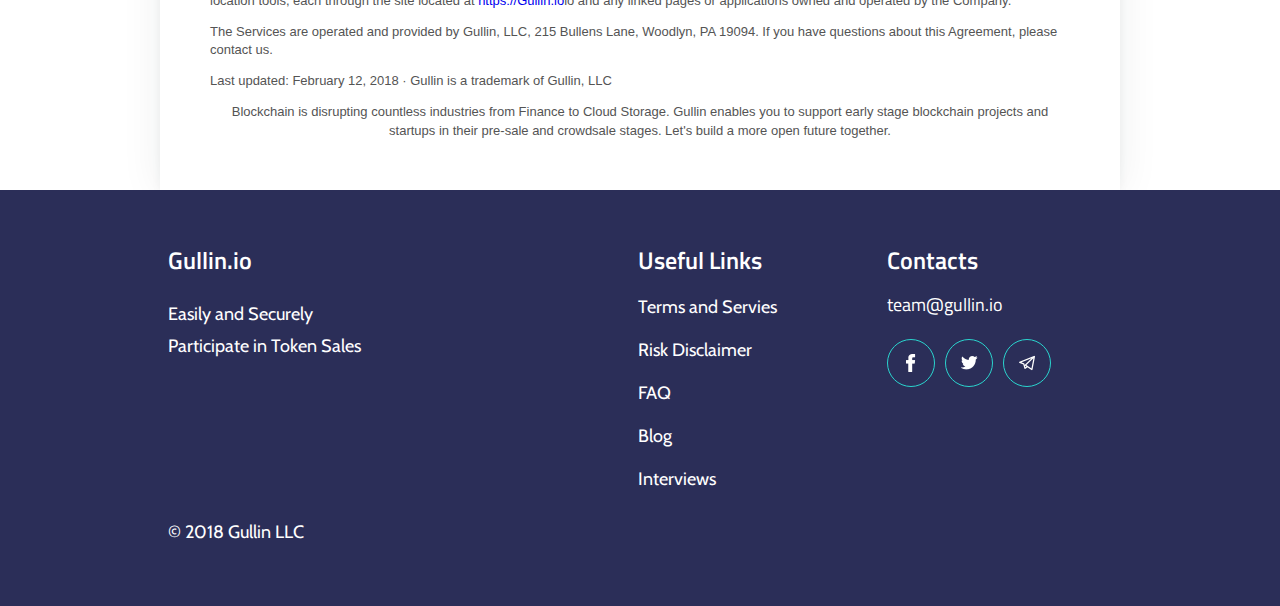
<file: terms.html>
<!doctype html>
<html lang="en">

  <head>
    <meta charset="utf-8">
    <title>Gullin - Easily and Securely Participate in Token Sales</title>
    <meta name="viewport" content="width=device-width">
    <link rel="shortcut icon" href="images/favicon.png">
    <link href="https://fonts.googleapis.com/css?family=Cabin:400,500,600,700|Titillium+Web:300,400,600,700" rel="stylesheet">
    <link rel="stylesheet" href="styles/app.css">
    <script src="scripts/jquery-3.3.1.min.js" type="application/javascript"></script>
    <!-- Global site tag (gtag.js) - Google Analytics -->
    <script async src="https://www.googletagmanager.com/gtag/js?id=UA-116713253-1"></script>
    <script>
      window.dataLayer = window.dataLayer || [];
      function gtag() { dataLayer.push(arguments); }
      gtag('js', new Date());

      gtag('config', 'UA-116713253-1');
    </script>

  </head>

  <body>
    <header class="header">
      <a href="/">
        <img class="logos" src="images/gullin_logo.png" />
      </a>
      <nav class="navigation">
        <ul>
          <li>
            <a href="/">FOR PARTICIPANTS</a>
          </li>
          <li>
            <a href="companies.html">FOR COMPANIES</a>
          </li>
          <li>
            <a href="about.html">ABOUT US</a>
          </li>
          <li>
            <a href="https://app.gullin.io/signup" class="customBtn green">GET STARTED</a>
          </li>
        </ul>
      </nav>
      <div class="mobileShow menuIcon">
        <div class="hamburger" id="hamburger-1">
          <span class="line"></span>
          <span class="line"></span>
          <span class="line"></span>
        </div>
      </div>
    </header>
    <div class="mobileNavigation">
      <ul>
        <li>
          <a href="/">Participants</a>
        </li>
        <li>
          <a href="companies.html">Companies</a>
        </li>
        <li>
          <a href="about.html">About Us</a>
        </li>
        <li>
          <a href="https://app.gullin.io/signup" class="customBtn green lgSize">GET STARTED</a>
        </li>
      </ul>
    </div>


    <section class="section headerSectionCompanies p-b-20">
      <div class="container">
        <h1 class="mainTitle mb25">Terms and Services</h1>

      </div>
    </section>
    <section class="section blockChainSection">
      <div class="container">
        <div class="shadow">
          <div class="terms">
            <p>
              <strong>INTRODUCTION</strong>
            </p>

            <p>Welcome to Gullin! We provide a platform to easily participate in token sales.</p>

            <p>Users of Gullin may open an account as a token sale contributor or they may view Content made available to the
              general public.
            </p>

            <p>By using Gullin, including by simply viewing content on the Site, you are agreeing that you, and each person
              you allow to access Gullin through your account, will abide by the terms of this Terms of Service Agreement,
              which is set forth in its entirety below. This agreement is between you and Gullin, LLC and it governs your
              access to and use of the services, websites, and applications offered by Gullin. Your access to and use of
              the services are conditioned on your acceptance of and compliance with this agreement.</p>

            <p>The website is not directed to any person in any jurisdiction where (by reason of that person&#39;s nationality,
              residence or otherwise) the publication or availability of the website is prohibited. Persons in respect of
              whom such prohibitions apply must not access the website. For more information, see section XII.a (Availability
              of services).</p>

            <p>Capitalized terms used herein are defined in section XIII (Definitions) of this agreement.</p>

            <p>Significant regulatory considerations apply to the transactions and other activity taking place on the website,
              and this Agreement sets forth terms on which companies interact with token sale contributors through our platform.
            </p>

            <p>COMPANIES: If you are a company, you are welcome to get in contact via email or cell phone with us to share information
              about about your token sale, including information you consider confidential, and to designate which token
              sale contributors may see that information (either by listing specific token sale contributors, or by indicating
              categories of token sale contributors that may see your Locked Information). We will use best efforts to display
              information you have designated as &quot;Locked&quot; only to token sale contributors who have told us that
              they fit within the categories you have identified. We cannot, however, guarantee that token sale contributors
              who see your Locked Information will not distribute that information. We also cannot guarantee that there will
              never be a software bug or a hacker attack that allows unauthorized viewing of Locked Information. Similarly,
              we cannot guarantee that token sale contributors actually fit within the categories they have identified themselves
              under.
            </p>

            <p>TOKEN SALE CONTRIBUTORS: The only individuals who are authorized to create token sale contributor accounts on
              the website are sophisticated individuals with personal or professional experience assessing the long term
              prospects of early stage companies and projects. Token sale contributors must understand the risk of contributing
              in early stage companies, including the high likelihood of loss and long period of illiquidity. In addition,
              if you are using the site as an token sale contributors, you must be sophisticated enough to protect your own
              interests. As a token sale contributors, you may participate in one of the token sales offered through the
              website. In the course of participating in token sale opportunities through the website, you may receive Locked
              Information. You will also select what kinds of companies you would like an introduction to and what kinds
              of token sale information you would like to see. We do not guarantee to show you all token sale details that
              meet your criteria, nor can we guarantee token sale details that we show you will actually satisfy your criteria.</p>

            <p>GENERAL USERS: Certain portions of the Site will be visible to users who have not signed up as either companies
              or token sale contributors. Those users, nevertheless, are bound by this agreement. Companies should be aware
              that information they provide that is not designated as &quot;Locked&quot; will be visible to everybody.</p>

            <p>
              <strong>1. GENERAL SECURITIES PRINCIPLES</strong>
            </p>

            <p>The security laws applicable to private company finance are complicated and occasionally ambiguous. In general,
              they are designed to protect unsophisticated people from making poor investment decisions. Federal securities
              law requires securities sold in the United States to be registered with the Securities and Exchange Commission
              (&quot;SEC&quot;), unless the sale qualifies for an exemption. Generally, startup ventures use one or more
              of the &quot;private placement&quot; exemptions because they allow for the raising of capital without complying
              with the costly and time-consuming registration process. One of the requirements of the private placement exemption
              is that neither the company which is offering its securities nor any person acting on such issuer&#39;s behalf
              may offer or sell the securities by any form of &quot;general solicitation&quot;, except where, as provided
              under Rule 506(c) of Regulation D, the issuer has taken reasonable steps to verify that all of the investors
              in the offering are Accredited Investors. Furthermore, many states and foreign countries all have their own
              regulations governing securities transactions that must be observed. You must make your own assessment regarding
              regulatory requirements as may be applied to your activities on the website.
            </p>

            <p>
              <strong>2. USER OBLIGATIONS</strong>
            </p>

            <ol>
              <li>To Act Responsibly. You are promising to act responsibly – which means:


                <ol>
                  <li>You are making the following Promises:</li>

                  <li>Requirements to Use the Services.


                    <ol>
                      <li>That you have the right, authority, and capacity to enter into this agreement on your own behalf and
                        on behalf on any entity for whom you are acting and to abide by all of the terms and conditions contained
                        herein, and that if any aspect of your participation in Gullin violates provisions of the law to
                        which you are subject, you will cease using the services and close your account;</li>

                      <li>That you are at least 13 years old, and that if you are less than 18 years old, your parent or legal
                        guardian has agreed to stand behind any agreement you enter into as a participant on Gullin;</li>

                      <li>That you shall not use a false name or email address owned or controlled by another person with the
                        intent to impersonate that person or for any other reason;</li>

                      <li>That you shall not use a User ID name that is subject to any rights of a person other than yourself
                        without appropriate authorization;</li>

                      <li>That you shall be solely responsible for maintaining the confidentiality of your password;</li>

                      <li>That you will update your registration information with the Company as needed so that it remains true,
                        correct and complete; and</li>

                      <li>That you will conduct yourself in a professional manner in all your interactions with Gullin and with
                        any other Gullin user.</li>
                    </ol>
                  </li>

                  <li>Your Use of Content on Gullin requires.


                    <ol>
                      <li>That you will only provide Gullin with Content that you have a right to provide to Gullin and to allow
                        Gullin to display through the Services,</li>

                      <li>you own or control any and all rights in and to the Content, and the right to grant all of the rights
                        and licenses in these Terms, and if you are not the holder of such rights, the holder of such rights
                        has completely and effectively waived all such rights and irrevocably granted you the right to grant
                        the licenses stated above without the need for payment to you or any other person or entity;</li>

                      <li>That you have rights to all copyrights, trademarks, trade secrets, intellectual property or other material
                        provided by you for display by Gullin.</li>

                      <li>That you understand that any other content you find on or through gullin is the sole responsibility
                        of the person who originated such Content;</li>

                      <li>That you understand that your Content may be republished and if you do not have the right to submit
                        Content for such use, it may subject you to liability. Gullin will not be responsible or liable for
                        any use of your Content by Gullin in accordance with this Agreement;</li>

                      <li>That you are not relying on Gullin to, and that you understand that we do not, endorse, support, represent
                        or guarantee the completeness, truthfulness, accuracy or reliability of any Content or communications
                        posted via the Services or endorse any opinions expressed via the Services;</li>

                      <li>That you understand that by using the Services, you may be exposed to Content that may contain any
                        libelous, defamatory, obscene, offensive, threatening or otherwise harassing or hateful content,,
                        and that you have no claim against Gullin for any such material; and</li>

                      <li>That you understand that the Service may include advertisements or other similar items, which may be
                        related to Content, queries made through the Services, or other information, and you have no claim
                        against Gullin for the placement of advertising or similar content on the Services or in connection
                        with the display of any Content or other information from the Services.</li>

                      <li>That you understand that the Service may not contain any addresses, email addresses, phone numbers
                        or any contact information or (e) contain computer viruses, worms or other harmful files. Upon request
                        by Company, you will furnish Company any documentation, substantiation or releases necessary to verify
                        your compliance with these Terms.</li>
                    </ol>
                  </li>

                  <li>Requirements related to token sales.


                    <ol>
                      <li>That you will only contribute to tokens sales or other product offered through the website after carefully
                        reviewing and assessing the terms of the token sale, including the related private placement memorandum,
                        subscription agreement and organizational documents as well as any information provided through the
                        website;
                      </li>

                      <li>That you will use your own judgment before making any decision to contribute or to accept an tokens
                        involving what is to you a material amount of money or cryptocurrencies;</li>

                      <li>That you will be solely responsible for complying with applicable law regarding any transaction, including
                        without limitation the determination of whether any investor is an Accredited Investor and whether
                        any investment complies with the terms of local law (whether the law of a U.S. state or of any foreign
                        government with jurisdiction over you or any investor);</li>

                      <li>That you will obtain such professional advice as is appropriate to protect your interests, including
                        legal, tax, accounting and other advice (i.e., get a good startup attorney); and 5. 5.That you have
                        reviewed and understand the discussion of risks found
                        <a href="https://gullin.io/risk.html">here</a>, and that you are otherwise aware of the risks of making angel investments
                      </li>
                    </ol>
                  </li>
                </ol>
              </li>
            </ol>

            <ol>
              <li>You warrant that you will not:


                <ol>
                  <li>Violate the Community Rules of Gullin.</li>

                  <li>Expect Gullin to evaluate, confirm or otherwise stand behind any user&#39;s statements or recommend any
                    investment;
                  </li>

                  <li>Treat any Content, email or other information you receive as a result of your access to the Services as
                    a recommendation or representation of any kind by Gullin, an affiliate of Gullin or any employee, officer,
                    director, representative or other agent of the foregoing (each a &quot;Company Person&quot;) on which
                    you should rely unless such information has been expressly identified as created by a Company Person;
                  </li>

                  <li>Claim any ownership right in any material, software or other intellectual property displayed on, published
                    by or otherwise available through Gullin, other than Content, software or intellectual property that
                    you own or otherwise have rights to without regard for its appearance on Gullin;</li>

                  <li>Copy, store, permanently download, or re-distribute Content except as specifically allowed in this Agreement;</li>

                  <li>Use any Content, or other information acquired from Company Persons, Investors, token sale participants
                    or companies, or otherwise through your use of the Services, for commercial or investment activity outside
                    of the Services, without prior written approval from the Company;</li>

                  <li>Claim any right to access, view or alter any source code or object code of Gullin;</li>

                  <li>Use Gullin to market services, particularly investment advisory services that might cause Gullin to have
                    to register as a broker dealer or investment adviser with the Securities &amp; Exchange Commission (SEC),
                    or to be treated as an underwriter; or</li>

                  <li>Market competing services to people you&#39;ve identified through Gullin.</li>

                  <li>Indemnify Gullin and Related Parties. You are promising to hold the Company harmless against any damage
                    that may happen to us as a result of your use of Gullin.</li>
                </ol>
              </li>

              <li>You agree to indemnify and hold the Company and any of its employees, agents, affiliates, assigns and licensees
                (&quot;Company Person&quot;) harmless (including against costs and attorneys&#39; fees) from any claim, demand,
                expenses, costs, or fees made by any third party due to or arising out of your access to or use of the Services,
                the violation of this Agreement or any applicable law, rule, or regulation by you, willful misconduct by
                you, the infringement by you, or any third party using your account, of any intellectual property or other
                right of any person or entity, or for any Content posted through the Services by you (including claims related
                to defamation, invasion of privacy or other violation of a person&#39;s rights). Your obligations under the
                foregoing indemnity may not be offset against any other claim you may have against the Company or any Company
                Person. You remain solely responsible for all Content that you upload, post, email, transmit, or otherwise
                disseminate using, or in connection with, the Services. You agree that the provisions in this paragraph will
                survive any termination of your account(s) or the Services.</li>

              <li>You hereby release any claims you may have against Gullin and any Company Person that are in any way related
                to the Services or your use of Content, including any representations, recommendations or referrals you may
                receive as a result of your registration with Gullin. You are solely responsible for your use of the Services,
                for any Content you provide, and for any consequences thereof, including the use of your Content by other
                users and third party partners.</li>

              <li>Gullin Employees and Affiliates. You understand that Company Persons may participate in the Services as companies
                or token sale participants, and that Gullin is not responsible for any of their activities, including statements
                or other information in any emails or other communications such individuals make in that capacity.


                <ol>
                  <li>By registering with Gullin, or otherwise using the Services or viewing content made available through Gullin
                    in any way, you may have an opportunity to see Locked Information. It is expected that you will use discretion
                    in determining what you do with that information. You agree, that you will not republish or redistribute
                    any information you acquire through the Services via an Internet website, for which one of the principal
                    purposes is to compete with Gullin.</li>

                  <li>Other User Obligations.</li>
                </ol>
              </li>

              <li>You promise to comply with the terms of the license set forth in Section IV (Company Services and License)
                of this Agreement.
              </li>

              <li>You are granting Gullin a limited, non-revocable license to publish all Content you upload to Gullin, including
                any comments or other forum posts you may offer on the Site in order to provide the Services. Your Content
                will be viewable by other users of the Services and through third party services and websites. You should
                only provide Content that you are comfortable sharing with others.</li>

              <li>To the extent that Gullin is determined, for any reason, not to be the licensee of any material you have provided
                to us, including all rights of paternity, integrity, disclosure and withdrawal and any other rights that
                may be known as or referred to as &quot;moral rights,&quot; &quot;artist&#39;s rights,&quot; &quot;droit
                moral,&quot; or the like (collectively &quot;Moral Rights&quot;), you hereby ratify and consent to any action
                that may be taken with respect to such Moral Rights by or authorized by Gullin and agree not to assert any
                Moral Rights with respect thereto. You further agree that you will confirm any such ratifications, consents
                and agreements from time to time as requested by the Company.</li>

              <li>You acknowledge that Gullin is not obligated to pay you or to cause any other party to pay you any compensation
                with respect to your activities on Gullin, or to feature or otherwise display your Content on any web page.</li>

              <li>You acknowledge that you do not rely on the Company to monitor or edit the Services (including emails initiated
                by individuals, regardless of whether those individuals are otherwise associated with the Company) and that
                the Services may contain Content which you find offensive or which is untrue or misleading. You hereby waive
                any objections you might have with respect to viewing such content.</li>

              <li>You agree that this Agreement does not entitle you to any support, upgrades, updates, add-ons, patches, enhancements,
                or fixes for the Services (collectively, &quot;Updates&quot;). The Company, however, may occasionally provide
                automatic Updates to the Services at its sole discretion (and without any advanced notification to you).
                Any such Updates for the Services shall become part of the Services and subject to this Agreement.</li>

              <li>If you operate, manage or otherwise control a search engine or robot, or you republish a significant fraction
                of Gullin content (as we may determine in our reasonable discretion), you must additionally follow these
                rules:


                <ol>
                  <li>You must use a descriptive user agent header. 2. 2.You must follow # [ANNOTATION:
                  </li>
                </ol>
              </li>
            </ol>

            <p>BY &#39;Elorm Koto&#39; ON &#39;2018-02-12T05:01:09&#39; NOTE: &#39;what&#39;s this?&#39;] robots.txt at all
              times. 3. You must make it clear how to contact you, either in your user agent string, or on your website if
              you have one.
            </p>

            <ol>
              <li>APIs available through the Service. We may make available one or more APIs for interacting with the Services.
                Your use of any Gullin API on the Site is subject to this Agreement and the Gullin API Rules, which will
                be posted before we make these APIs available (and which will then become part of this Agreement).</li>
            </ol>

            <p>
              <strong>3. PRIVACY AND PROTECTION OF PERSONAL INFORMATION</strong>
            </p>

            <ol>
              <li>Privacy Policy. Gullin values your privacy. Please review our Privacy Policy to learn more about how we collect
                and use information about you via the Services. The Privacy Policy explains how Gullin treats your personal
                information and protects your privacy when you access Gullin and use the Services.</li>

              <li>Amendments to the Privacy Policy and Terms of Use. Gullin may, in its sole discretion, modify or update these
                Terms and its Privacy Policy from time to time, and so you should review this page and the Privacy Policy
                page periodically. When we change these Terms or the Privacy Policy in a material manner, we will update
                the &#39;last modified&#39; date at the bottom of each page and notify you that material changes have been
                made. Your continued use of the Service after any such change constitutes your acceptance of the new Terms
                of Use and Privacy Policy. If you do not agree to any of these terms or any future Terms of Use or Privacy
                Policy terms, do not use or access (or continue to access) the Service.</li>
            </ol>

            <p>
              <strong>4. COMPANY SERVICES AND LICENSE</strong>
            </p>

            <ol>
              <li>License to Use the Service. All right, title, and interest in and to the Services (excluding Content provided
                by users) is and will remain the exclusive property of Gullin and its licensors. The Services are protected
                by copyright, trademark, and other laws of both the United States and foreign countries. Except as expressly
                provided herein, nothing in this Agreement gives you a right to use the Gullin name or any of the Gullin
                trademarks, logos, domain names or other distinctive brand features. Subject to your acceptance of this Agreement,
                Gullin grants to you a worldwide, non-assignable, non-exclusive, non-transferable, revocable limited license
                to use the Services and related software and to display any non-confidential results of such Services anywhere
                on the rest of the web, provided that you:


                <ol>
                  <li>do not use the license to engage in any commercial activity;</li>

                  <li>do not modify the content, except as described below;</li>

                  <li>attribute Gullin with a human and machine-followable link (an anchor tag) linking back to the page displaying
                    the original source of the Content on Gullin;</li>

                  <li>update a particular piece of Content to the latest version on Gullin; and</li>

                  <li>delete Content that has been deleted on Gullin.</li>
                </ol>
              </li>

              <li>No Claim to Any Rights in Your Information. We will not claim any ownership interest in the Content provided
                by you to us solely because you have provided it, although we will claim a license sufficient to display
                such items through Gullin.</li>

              <li>Company will display content and allow communications based on Filters. When you create an account with Gullin,
                and at any time thereafter, you are able to set a variety of filters that are intended to control who can
                see your information and what information you will be shown. We will not intentionally violate those filters,
                although you must recognize that we cannot guarantee that there will never be a software bug or a hacker
                attack that will allow unauthorized viewing of material or unsolicited contacts to occur.</li>
            </ol>

            <p>
              <strong>5. RESERVATION OF THE COMPANY&#39;S RIGHTS</strong>
            </p>

            <ol>
              <li>Right to Control Content. Gullin may, but is not required to, monitor or control the Content posted via the
                Services. Our failure to exercise this right does not give you any right to make a claim against Gullin.
                Any Content that has been uploaded through the Services may be deleted at any time without notice to you.</li>

              <li>Right to Discontinue the Services. Gullin reserves the right to discontinue the Services or to change the Services
                in any way and at any time, with or without notice to you, without liability.</li>

              <li>Right to Terminate User Access. Gullin reserves the right to terminate your access to the Services without
                notice and, if you violate this Agreement, to pursue other remedies at law or in equity. We may delete your
                account for any reason, and if we delete your account you will lose all access to any information, connections
                or other features that may have been associated with your account.</li>

              <li>Right to Refuse or Cancel Registration. The Company has the right to refuse registration of or cancel your
                user account in its discretion for any reason. In addition, the Company reserves the right at all times (but
                will not have an obligation) to remove or refuse to distribute any Content on the Services and to terminate
                users and/or reclaim usernames. We also reserve the right to access, read, preserve, and disclose any information
                as we reasonably believe is necessary to (i) satisfy any applicable law, regulation, legal process or governmental
                request, (ii) enforce this Agreement (including investigation of potential violations hereof), (iii) detect,
                prevent or otherwise address fraud, security or technical issues, (iv) respond to user support requests or
                (v) protect the rights, property or safety of Gullin, its users and the public.</li>

              <li>User Acknowledgement. Without limiting the generality of the foregoing, you specifically acknowledge that the
                Company is exempt from liability to any person for any claim based upon its termination of an account or
                disabling of access to or removal of any Content, including material it believes, in its sole discretion
                to violate this Agreement, regardless of whether the material ultimately is determined to be infringing or
                otherwise prohibited, and regardless of whether such termination or disabling has the effect of reducing
                the value of any Content or opportunities that might otherwise have been available to you. By using the Services,
                you agree that notice to you through an email to the email address you provided in your profile constitutes
                notification of any removal or disabling if such notice is required.</li>

              <li>Comments, Feedback, Suggestions, Ideas, And Other Submissions. The Services may invite you to chat or participate
                in blogs, message boards, and other functionality and may provide you with the opportunity to create, submit,
                post, transmit, publish or distribute Content to the Company or to/via the Services. Any such material you
                transmit to the Company or otherwise through the Services will be treated as non-confidential and non-proprietary.
                All comments, feedback, suggestions, ideas, forum posts and other submissions disclosed, submitted or offered
                to the Company in connection with the use of the Services or otherwise, and any chat, blog, message board,
                online forum, text, email or other communication with the Company, shall deemed to have been licensed to
                the Company on a nonexclusive, worldwide, royalty-free, perpetual basis. For more information, see our Privacy
                Policy.
              </li>
            </ol>

            <p>
              <strong>6. Tokens</strong>
            </p>

            <p>Token sales</p>

            <p>The Gullin platform disclaims any and all responsibility or liability in relation to any obligations made by
              project creator of token sale campaigns to participants who bought their digital tokens on the Gullin platform.
              The Gullin is not a part of a contract between project creator of token sale campaigns and their participants.
              The function of the Gullin platform is only to provide online software fundraising tools to individuals and
              entities that wish to raise cryptocurrencies for causes and projects they care about. The project creator is
              solely responsible for fulfilling the promises made in their project.</p>

            <p>
              <strong>7. LIMITS ON THE COMPANY&#39;S OBLIGATIONS</strong>
            </p>

            <ol>
              <li>We are not obligated to introduce you to any companies, Investors or token sales.</li>

              <li>Verifying Due Diligence. We are not responsible for doing diligence on the companies, Investors, or other users
                you meet through Gullin or verifying any representations, materials or other information provided by companies,
                Gullin, or other users to you.</li>

              <li>Verifying Accredited Investor Status. We are not responsible for verifying that that any Investor is accredited.</li>

              <li>No Recommendations. We do not recommend any startups for investment or token sales for participating in, endorse
                their fitness for token sales or verify or claim the accuracy of information provided by token sales on the
                Site or in our emails. In particular, we do not act as an investment adviser to any Investor(s) or token
                sale particpatns and no part of this Site is intended to constitute investment advice.</li>

              <li>Client Confidentiality. We are not obligated to maintain the confidentiality of any Content you give us, other
                than Locked Information, and with respect to Locked Information, we are not obligated to protect it other
                than by designating it as such.</li>

              <li>Intellectual Property Rights. The Company has no obligation to monitor or enforce any intellectual property
                rights that may be associated with Content you provide to us, but the Company does have the right to enforce
                such rights through any means it sees fit, including bringing and controlling actions on your behalf.</li>

              <li>Business Opportunities. In the event that the Company invests in any business, we are not obligated to make
                that investment opportunity available to anyone else.</li>

              <li>No Endorsement of Content. The Company does not control or endorse the Content, messages or information found
                in the Services or external websites that may be linked to or from Gullin and, therefore, the Company specifically
                disclaims any responsibility with regard thereto.</li>

              <li>No Obligation to Display Content. The Company has no obligation to accept, display, review, verify, monitor
                or maintain any Content submitted by users, user forum posts, commentary, ratings or compliments (&quot;Comments&quot;).
                We have the right to delete Content or Comments from the Services without notice for any reason at any time.
                The Company may move, re-format, edit, alter, distort, remove or refuse to exploit Content or Comments without
                notice to you and without liability. Notwithstanding the forgoing rights, the Company reserves the right
                to treat Content provided by users and Comments as content stored at the direction of users for which the
                Company will not exercise editorial control except as required to enforce the rights of third parties and
                applicable Content restrictions when violations are brought to the Company&#39;s attention.</li>

              <li>Verifying Advertisement Accuracy. The Services may contain or deliver advertising and sponsorships. Advertisers
                and sponsors are responsible for ensuring that material submitted for inclusion is accurate and complies
                with applicable laws. We are not responsible for the illegality or any error, inaccuracy or problem in an
                advertiser&#39;s or sponsor&#39;s Content.</li>
            </ol>

            <p>
              <strong>7. COPYRIGHT POLICY</strong>
            </p>

            <ol>
              <li>Gullin respects the intellectual property rights of others and expects users of the Services to do the same.
                We will respond to notices of alleged copyright infringement that comply with applicable law and are properly
                provided to us. The Digital Millennium Copyright Act (&quot;DMCA&quot;) provides recourse to copyright owners
                who believe that their rights under the U.S. Copyright Act have been infringed by acts of third parties over
                the Internet.</li>

              <li>If you believe that your copyrighted work has been copied without your authorization and is available on or
                in the Services in a way that may constitute copyright infringement, or if you believe that any material
                on the Services violates this Agreement or your intellectual property rights, please notify the Company as
                soon as possible by sending an email to team@Gullin,io, or by mailing a letter to the Gullin (listed below)
                containing the following information in accordance with the DMCA: (i) identification of the material that
                is claimed to be infringing or to be the subject of infringing activity and that is to be removed or access
                to which is to be disabled, and information reasonably sufficient to permit us to locate the material; (ii)
                identification of the copyrighted work claimed to have been infringed; (iii) your contact information, including
                your address, telephone number, and an email address; (iv) a statement by you that you have a good faith
                belief that use of the material in the manner complained of is not authorized by the copyright owner, its
                agent or the law; (v) a statement that the information in the notification is accurate, and, under penalty
                of perjury, that you are authorized to act on behalf of the copyright owner; and (vi) a physical or electronic
                signature of the copyright owner or a person authorized to act on their behalf.
              </li>

              <li>Our Gullin mailing address for notice of alleged copyright infringement or other legal notices regarding Content
                appearing on the Services is:</li>
              <br>
              <li> Gullin, LLC
                <br> Attn: Copyright
                <br> 215 Bullens Ave Lane
                <br> Woodlyn, PA 19094
                <br> Email: team@Gullin.io</li>
            </ol>



            <ol>
              <li>We reserve the right to remove Content alleged to be infringing or otherwise illegal without prior notice and
                at our sole discretion. In appropriate circumstances, Gullinwill also terminate a user&#39;s account if the
                user is determined to be a repeat infringer.</li>
            </ol>

            <p>
              <strong>8. TERM AND TERMINATION</strong>
            </p>

            <p>Unless terminated by the company, this agreement will remain in full force and effect while you use any of the
              Services. Subject to the last sentence of this Section VIII, you may terminate this agreement at any time by
              deleting all Content you have provided to Gullin and ceasing to use the Services. The company may terminate
              this agreement at any time, particularly if you are suspected of violating any provision of this Agreement.
              Upon termination of this agreement for any reason, you shall destroy and remove from all computers, and other
              storage media all copies of any intellectual property owned by the company or any other user of the services
              that you acquired via use of the services. Your representations in this agreement and the provisions of Section
              II (User Obligations) and any other provision of this agreement which by their nature are designed to survive
              termination shall survive any termination or expiration of this Agreement.</p>

            <p>
              <strong>9. DISCLAIMERS; LIMITATIONS; WAIVERS OF LIABILITY</strong>
            </p>

            <ol>
              <li>YOU EXPRESSLY AGREE THAT ACCESS TO AND USE OF THE SERVICES IS AT YOUR SOLE RISK AND IS PROVIDED ON AN &quot;AS
                IS&quot; BASIS WITHOUT WARRANTIES OF ANY KIND, EITHER EXPRESS OR IMPLIED, INCLUDING, BUT NOT LIMITED TO,
                WARRANTIES OF TITLE OR IMPLIED WARRANTIES OF NON-INFRINGEMENT, MERCHANTABILITY OR FITNESS FOR A PARTICULAR
                PURPOSE (EXCEPT ONLY TO THE EXTENT PROHIBITED UNDER THE LAWS APPLICABLE TO TERMS OF SERVICE WITH ANY LEGALLY
                REQUIRED WARRANTY PERIOD TO THE SHORTER OF THIRTY DAYS FROM FIRST USE OR THE MINIMUM PERIOD REQUIRED). NO
                ADVICE OR INFORMATION, WHETHER ORAL OR WRITTEN, OBTAINED BY YOU FROM COMPANY OR THROUGH THE SERVICE WILL
                CREATE ANY WARRANTY NOT EXPRESSLY STATED HEREIN. WITHOUT LIMITING THE FOREGOING, NEITHER THE COMPANY NOR
                ITS AFFILIATES OR SUBSIDIARIES, OR ANY OF THEIR DIRECTORS, EMPLOYEES, AGENTS, ATTORNEYS, THIRD-PARTY CONTENT
                PROVIDERS, DISTRIBUTORS, LICENSEES OR LICENSORS (COLLECTIVELY, &quot;COMPANY PARTIES&quot;) WARRANT THAT
                THE SERVICES WILL BE UNINTERRUPTED OR ERROR-FREE. ANY CONTENT DOWNLOADED OR OTHERWISE OBTAINED THROUGH THE
                USE OF THE SERVICE IS DOWNLOADED AT YOUR OWN RISK AND YOU WILL BE SOLELY RESPONSIBLE FOR ANY DAMAGE TO YOUR
                COMPUTER SYSTEM OR MOBILE DEVICE OR LOSS OF DATA THAT RESULTS FROM SUCH DOWNLOAD OR YOUR USE OF THE SERVICE.
                COMPANY DOES NOT WARRANT, ENDORSE, GUARANTEE, OR ASSUME RESPONSIBILITY FOR ANY PRODUCT OR SERVICE ADVERTISED
                OR OFFERED BY A THIRD PARTY THROUGH THE SERVICE OR ANY HYPERLINKED WEBSITE OR SERVICE, AND COMPANY WILL NOT
                BE A PARTY TO OR IN ANY WAY MONITOR ANY TRANSACTION BETWEEN YOU AND THIRD-PARTY PROVIDERS OF PRODUCTS OR
                SERVICES.
              </li>

              <li>TO THE FULLEST EXTENT PERMITTED BY LAW, THE DISCLAIMERS OF LIABILITY CONTAINED HEREIN APPLY TO ANY AND ALL
                DAMAGES OR INJURY WHATSOEVER CAUSED BY OR RELATED TO USE OF, OR INABILITY TO USE, THE SERVICES UNDER ANY
                CAUSE OR ACTION WHATSOEVER OF ANY JURISDICTION, INCLUDING, WITHOUT LIMITATION, ACTIONS FOR BREACH OF WARRANTY,
                BREACH OF CONTRACT OR TORT AND THAT THE COMPANY PARTIES SHALL NOT BE LIABLE FOR ANY DIRECT, INDIRECT, INCIDENTAL,
                SPECIAL, EXEMPLARY OR CONSEQUENTIAL DAMAGES IN ANY WAY WHATSOEVER ARISING OUT OF THE USE OF, OR INABILITY
                TO USE, THE SERVICES. YOU FURTHER SPECIFICALLY ACKNOWLEDGE THAT THE COMPANY PARTIES ARE NOT LIABLE, AND YOU
                AGREE NOT TO SEEK TO HOLD THE COMPANY PARTIES LIABLE, FOR THE CONDUCT OF THIRD PARTIES, INCLUDING OTHER USERS
                OF THE SERVICES AND OPERATORS OF EXTERNAL WEBSITES, AND THAT THE RISK OF THE SERVICES AND EXTERNAL WEBSITES
                AND OF INJURY FROM THE FOREGOING RESTS ENTIRELY WITH YOU.</li>

              <li>THE COMPANY IS NOT RESPONSIBLE FOR ANY TECHNICAL MALFUNCTION OR OTHER PROBLEMS OF ANY TELEPHONE NETWORK OR
                SERVICE, COMPUTER SYSTEMS, SERVERS OR PROVIDERS, COMPUTER OR MOBILE PHONE EQUIPMENT, SOFTWARE, FAILURE OF
                EMAIL OR MEDIA PLAYERS ON ACCOUNT OF TECHNICAL PROBLEMS OR TRAFFIC CONGESTION ON THE INTERNET OR AT ANY WEBSITE
                OR COMBINATION THEREOF, INCLUDING INJURY OR DAMAGE TO YOUR OR TO ANY OTHER PERSON&#39;S COMPUTER, MOBILE
                PHONE OR OTHER HARDWARE OR SOFTWARE, RELATED TO OR RESULTING FROM USING OR DOWNLOADING MATERIALS IN CONNECTION
                WITH THE WEB AND/OR IN CONNECTION WITH THE SERVICES, INCLUDING ANY MOBILE SOFTWARE. UNDER NO CIRCUMSTANCES
                WILL THE COMPANY BE RESPONSIBLE FOR ANY LOSS OR DAMAGE, INCLUDING ANY LOSS OR DAMAGE TO ANY CONTENT OR PERSONAL
                INJURY OR DEATH, RESULTING FROM ANYONE&#39;S USE OF THE SERVICES, ANY CONTENT OR THIRD PARTY APPLICATIONS,
                SOFTWARE OR CONTENT POSTED ON OR THROUGH THE SERVICES OR TRANSMITTED TO USERS OR ANY INTERACTIONS BETWEEN
                USERS OF THE SERVICES, WHETHER ONLINE OR OFFLINE.</li>

              <li>WE MAKE NO WARRANTY AND DISCLAIM ALL RESPONSIBILITY AND LIABILITY FOR THE COMPLETENESS, ACCURACY, AVAILABILITY,
                TIMELINESS, SECURITY OR RELIABILITY OF THE SERVICES OR ANY CONTENT THEREON OR ANY CONTENT YOU RECEIVE AS
                A RESULT OF YOUR RELATIONSHIP WITH GULLIN. GULLIN WILL NOT BE RESPONSIBLE OR LIABLE FOR ANY HARM TO YOUR
                COMPUTER SYSTEM, LOSS OF DATA OR OTHER HARM THAT RESULTS FROM YOUR ACCESS TO OR USE OF THE SERVICES OR ANY
                CONTENT. YOU ALSO AGREE THAT ICOToday HAS NO RESPONSIBILITY OR LIABILITY FOR THE DELETION OF, OR THE FAILURE
                TO STORE OR TO TRANSMIT, ANY CONTENT AND OTHER COMMUNICATIONS MAINTAINED BY THE SERVICES. WE MAKE NO WARRANTY
                THAT THE SERVICES WILL MEET YOUR REQUIREMENTS OR BE AVAILABLE ON AN UNINTERRUPTED, SECURE OR ERROR-FREE BASIS.
                NO ADVICE OR INFORMATION, WHETHER ORAL OR WRITTEN, OBTAINED FROM GULLINOR THROUGH THE SERVICES, WILL CREATE
                ANY WARRANTY NOT EXPRESSLY MADE HEREIN.</li>

              <li>UNDER NO CIRCUMSTANCES WILL ANY COMPANY PERSON BE LIABLE TO YOU FOR MORE THAN THE AMOUNT YOU HAVE PAID THE
                COMPANY IN THE NINETY (90) DAYS IMMEDIATELY PRECEDING THE DATE ON WHICH YOU FIRST ASSERT ANY SUCH CLAIM.</li>

              <li>To the extent any provision(s) relating to arbitration, disclaimer, waiver of liability or any other rights
                and obligations set forth herein is not permissible or enforceable under foreign laws as applied to users
                from such foreign jurisdictions, each such provision shall be deemed removed and invalid, but all remaining
                provisions shall be in full force and effect.</li>
            </ol>

            <p>
              <strong>10. DISPUTES WITH OTHERS</strong>
            </p>

            <p>We reserve the right, but have no obligation, to monitor and/or manage disputes between you and other users of
              the services. If you have a dispute with other users, you release the company and hereby agree to indemnify
              the company from claims, demands, and damages (actual and consequential) of every kind and nature, known and
              unknown, arising out of, or in any way connected with, such a dispute.</p>

            <p>
              <strong>11. ARBITRATION</strong>
            </p>

            <ol>
              <li>Informal Negotiations. To expedite resolution and control the cost of any dispute, controversy or claim related
                to this agreement (&quot;Dispute&quot;), you and the company agree to first attempt to negotiate any dispute
                (except those Disputes expressly provided below) informally for at least thirty (30) days before initiating
                any arbitration. Such informal negotiations commence upon written notice from one person to the other. You
                will send your notice to:</li>
            </ol>

            <p>Gullin, LLC</p>

            <p>ATTENTION: LEGAL DEPARTMENT</p>

            <p>215 Bullens Ave Lane</p>

            <p>Woodlyn, PA 19094</p>

            <p>The company will send its notice to your address as set forth in the books and</p>

            <p>records of the company, or if no such address has been provided, by email to the</p>

            <p>email address provided by you in connection with your use of the services.</p>

            <ol>
              <li>Binding Arbitration at Option of Either Party. If you and the company are unable to resolve a dispute through
                informal negotiations, either you or the company may elect to have the dispute (except those disputes expressly
                excluded below) finally and exclusively resolved by confidential binding arbitration. Any election to arbitrate
                by one party shall be final and binding on the other. YOU UNDERSTAND THAT ABSENT THIS PROVISION, YOU WOULD
                HAVE THE RIGHT TO SUE IN COURT AND HAVE A JURY TRIAL. The arbitration shall be commenced and conducted under
                the Commercial Arbitration Rules of the American Arbitration Association (&quot;AAA&quot;) and, where appropriate,
                the AAA&#39;s Supplementary Procedures for Consumer Related Disputes (&quot;AAA Consumer Rules&quot;), both
                of which are available at the
                <a href="http://www.adr.org/">AAA website</a>. The determination of whether a dispute is subject to arbitration shall be governed by the
                Federal Arbitration Act and determined by a court of proper jurisdiction rather than an arbitrator. Your
                arbitration fees and your share of arbitrator compensation shall be governed by the AAA Rules and, where
                appropriate, limited by the AAA Consumer Rules. If such costs are determined by the arbitrator to be excessive,
                the Company will pay all arbitration fees and expenses. The arbitration may be conducted, at the option of
                the claimant, either in person or by video conference. The arbitrator will make a decision in writing, but
                need not provide a statement of reasons unless requested by a party. The arbitrator must follow applicable
                law, and any award may be challenged within a reasonable period of time (not to exceed 30 days) if the arbitrator
                fails to do so. Except as otherwise provided in this agreement, you and the company may litigate in court
                to compel arbitration, stay proceedings pending arbitration or to confirm, modify, vacate or enter judgment
                on the award entered by the arbitrator. Judgment upon any award rendered by the arbitrator(s) may be entered
                and enforcement obtained thereon in any court having jurisdiction. All arbitration proceedings shall be closed
                to the public and confidential and all records relating thereto shall be permanently sealed, except as necessary
                to obtain court confirmation of the arbitration award. Each party shall have the right to participate by
                video conference in order to minimize travel and expense burdens. Subject to Section IX of this Agreement
                (Disclaimers; Limitations; Waivers Of Liability), the arbitrator shall have authority to grant any form of
                appropriate relief, whether legal or equitable in nature, including specific performance.
              </li>

              <li>Restrictions/No Class Actions. You and the company agree that any arbitration shall be limited to the dispute
                between the company and you individually. To the full extent permitted by law, (1) no arbitration shall be
                joined with any other; (2) no dispute between you and the company is to be arbitrated on a class-action basis
                or will utilize class action procedures; and (3) you may not bring any dispute in a purported representative
                capacity on behalf of the general public, other users of the Services or any other persons.</li>

              <li>Exceptions to Informal Negotiations and Arbitration. You and the company agree that the following disputes
                are not subject to the above provisions concerning informal negotiations and binding arbitration: (1) any
                disputes seeking to enforce or protect, or concerning the validity of, any of your or the company&#39;s intellectual
                property rights; (2) any dispute related to, or arising from, allegations of theft, piracy, invasion of privacy
                or unauthorized use; and (3) any claim for injunctive relief.</li>
            </ol>

            <p>
              <strong>12. MISCELLANEOUS</strong>
            </p>

            <ol>
              <li>Availability of Services.


                <ol>
                  <li>The Company operates and controls the services from its offices in the United States. The company makes
                    no representation that the services are appropriate or available in other locations. The information
                    provided on or through the services is not intended for distribution to or use by any person or entity
                    in any jurisdiction or country where such distribution or use would be contrary to law or regulation
                    or which would subject the company to any registration requirement within such jurisdiction or country.
                    Accordingly, those persons who choose to access the ervices from other locations do so at their own risk
                    and are solely responsible for compliance with local laws, if and to the extent local laws are applicable.
                  </li>

                  <li>Certain information provided by companies or Investors may be subject to U.S. export controls. Thus, no
                    such materials may be downloaded, exported or re-exported (i) into (or to a national or resident of)
                    Cuba, Iraq, North Korea, Iran, Syria or any other country to which the United States has embargoed goods;
                    or (ii) to anyone on the U.S. Treasury Department&#39;s Specially Designated Nationals List or the U.S.
                    Commerce Department&#39;s Denied Persons List. By downloading any material available through the Services,
                    you represent and warrant that you are not located in, under the control of, or a national or resident
                    of, any such country or on any such list. The parties specifically disclaim application of the United
                    Nations Convention on Contracts for the International Sale of Goods.</li>
                </ol>
              </li>

              <li>Injunctive Relief. You acknowledge that the rights granted and obligations made hereunder to the company are
                of a unique and irreplaceable nature, the loss of which shall irreparably harm the company and which cannot
                be replaced by monetary damages alone, so that the company shall be entitled to injunctive or other equitable
                relief (without the obligations of posting any bond or surety) in the event of any breach or anticipatory
                breach by you. You irrevocably waive all rights to seek injunctive or other equitable relief and agree to
                limit your claims to claims for monetary damages (if any).</li>

              <li>Amendments to this Agreement. We may amend this agreement at any time in our sole discretion, effective upon
                posting the amended terms of service at the domain of www.gullin.io where the prior version of this agreement
                was posted or by communicating these changes through any written or other contact method we have established
                with you. Your use of the services following the date on which such amended terms are published will constitute
                consent to such amendments. Neither the course of conduct between the parties nor trade practice will act
                to modify this agreement.</li>

              <li>Venue and Governing Law. This agreement and all aspects of the services shall be governed by and construed
                in accordance with the internal laws of the United States and the State of Pennsylvania governing contracts
                entered into and to be fully performed in California (i.e., without regard to conflict of law&#39;s provisions)
                regardless of your location except that Section XI (Arbitration) of this agreement shall be governed by the
                Federal Arbitration Act. For the purpose of any judicial proceeding to enforce an arbitration award or incidental
                to such arbitration or to compel arbitration, or if for any reason a claim proceeds in court rather than
                in arbitration, you hereby submit to the non-exclusive jurisdiction of the state and Federal courts sitting
                in Pennsylvania, and agree that service of process in such arbitration or court proceedings shall be satisfactorily
                made upon a party if sent by certified, express or registered mail addressed to it at the address set forth
                in the books and records of the company, or if no such address has been provided, by email to the email address
                provided by the relevant party to the Company in connection with its use of the services. With respect to
                any disputes not subject to informal dispute resolution or arbitration (as set forth above), you agree not
                to commence or prosecute any action in connection therewith other than in the state and federal courts located
                in Pennsylvania, and you hereby consent to, and waive all defenses of lack of personal jurisdiction and forum
                non conveniens with respect to, venue and jurisdiction in the state and federal courts located in Pennsylvania.
                To the extent non-U.S. laws mandate a different approach with respect to governing law, venue, statute of
                limitation, and dispute resolution method with respect to certain non-U.S. persons, each such required standard
                shall be applied, but all other provisions under this section shall remain in full force.</li>

              <li>Waiver and Severability.


                <ol>
                  <li>The failure of the company to require or enforce strict performance by you of any provision of this agreement
                    or to exercise any right under this Agreement shall not be construed as a waiver or relinquishment of
                    the company&#39;s right to assert or rely upon any such provision or right in that or any other instance.
                    In fact, the company may choose to enforce certain portions of this agreement more strictly or to interpret
                    certain provisions more strictly against certain users than it does against users in general, and such
                    disparate treatment shall not be grounds for failing to comply with all this agreement as so interpreted.</li>

                  <li>You and the company agree that if any portion of this agreement, except any portion of section XI.b (Binding
                    Arbitration at Option of Either Party) is found illegal or unenforceable, in whole or in part by any
                    court of competent jurisdiction, such provision shall, as to such jurisdiction, be ineffective to the
                    extent of such determination of invalidity or unenforceability without affecting the validity or enforceability
                    thereof in any other manner or jurisdiction and without affecting the remaining provisions of this agreement,
                    which shall continue to be in full force and effect. If section XI.b is found to be illegal or unenforceable,
                    then neither you nor the company will elect to arbitrate any dispute falling within that portion of Section
                    XI.b found to be illegal or unenforceable and such dispute shall be decided by a court of competent jurisdiction
                    within Pennsylvania, and you and the company agree to submit to the personal jurisdiction of that court.</li>
                </ol>
              </li>

              <li>Section Headings; Verification Documentation; Waiver of Execution Defenses. The section headings used herein
                are for convenience only and shall not be given any legal import. Upon the company&#39;s request, you will
                furnish the company any documentation, substantiation or releases necessary to verify your compliance with
                this agreement. You agree that this agreement will not be construed against the company by virtue of having
                drafted them. You hereby waive any and all defenses you may have based on the electronic form of this agreement
                and the lack of signing by the parties hereto to execute this agreement.</li>

              <li>Prohibition of Assignment. You may not assign this agreement without the company&#39;s prior written consent.</li>

              <li>Entire Agreement. This agreement contains the entire understanding of you and the company, and supersedes all
                prior understandings of the parties hereto relating to the subject matter hereof, and cannot be changed or
                modified by you except as posted on the services by the company. No waiver by either party of any breach
                or default hereunder shall be deemed to be a waiver of any preceding or subsequent breach or default.</li>

              <li>Statute of Limitations. You and the company both agree that regardless of any statute or law to the contrary
                but only to the extent permissible by law in each relevant jurisdiction, any claim or cause of action arising
                out of or related to use of the services, this agreement or our privacy policy must be filed within ONE (1)
                YEAR after such claim or cause of action arose or be forever barred.</li>

              <li>No Third Party Beneficiaries. This agreement is between you and the company. No user has any rights to force
                the company to enforce any rights it may have against you or any other user, except to the extent that companies
                may enforce their own intellectual property rights related to content offered through the services.</li>

              <li>Government Use. If you are a part of an agency, department or other entity of the U.S. Government (&quot;Government&quot;),
                the use, duplication, reproduction, release, modification, disclosure or transfer of any of our products
                or services is restricted in accordance with the Federal Acquisition Regulations as applied to civilian agencies
                and the Defense Federal Acquisition Regulation Supplement as applied to military agencies. The services and
                any related software is a &quot;commercial item,&quot; &quot;commercial computer software&quot; and &quot;commercial
                computer software documentation.&quot; In accordance with such provisions, any use of the services by the
                Government shall be governed solely by this agreement.</li>

              <li>California Users and Residents. Under California Civil Code Section 1789.3, California users of the Services
                receive the following specific consumer rights notice: &quot;The Complaint Assistance Unit of the Division
                of Consumer Services of the California Department of Consumer Affairs may be contacted in writing at 1625
                North Market Blvd., Sacramento, CA 95834, or by telephone at (916) 445-1254 or (800) 952-5210.&quot;</li>
            </ol>

            <p>
              <strong>13. DEFINITIONS</strong>
            </p>

            <ol>
              <li>&quot;Community Rules&quot;: Participants in the Gullin community will not, in connection with the Services:


                <ol>
                  <li>defame, libel, disparage, threaten, harass or intimidate anyone, including by the use of offensive comments
                    related to race, national origin, gender, sexual preference or physical handicap;</li>

                  <li>use any profane, obscene, pornographic or otherwise objectionable content or language;</li>

                  <li>promote or describe how to perform violence, illegal drug or substance abuse, or any other illegal activity;</li>

                  <li>violate the personal, privacy, contractual, intellectual property or other rights of any person;</li>

                  <li>reveal, with respect to personal or privacy rights, any personal information about another individual,
                    including an address, phone number, email address, credit card number or other information that could
                    be used to track, contact or impersonate that individual;</li>

                  <li>violate this agreement or any local, state, federal or non-U.S. law, rule or regulation;</li>

                  <li>trick, defraud, deceive or mislead the company or other users, such as by submitting false reports of abuse
                    or misconduct to the company&#39;s support services, disguising the source of materials or other information
                    you submit to the services or using tools which anonymize your Internet protocol address to access the
                    services;
                  </li>

                  <li>interfere with or disrupt (or attempt to interfere with or disrupt) access and enjoyment of the services
                    of other users or any host or network, including, without limitation, creating or transmitting unwanted
                    electronic communications such as &quot;spam&quot; to other users, overloading, flooding or mail-bombing
                    the services, or scripting the creation of content in such a manner as to interfere with or create an
                    undue burden on the Services;
                  </li>

                  <li>disparage, tarnish or otherwise harm, in the company&#39;s opinion, the company and/or the services;</li>

                  <li>upload or transmit (or attempt to upload or transmit) any material that acts as a passive or active information
                    collection or transmission mechanism, such as viruses, worms, trojan horses, spyware, adware or any other
                    malicious or invasive code or program;</li>

                  <li>reverse engineer, decompile, reverse assemble, modify or attempt to discover or copy any software, source
                    code or structure that the services utilize to generate web pages or any software or other products or
                    processes accessible through the Services;</li>

                  <li>access or search (or attempt to access or search) the services by any means, such as any automated system
                    or unauthorized script or software, other than currently available, published interfaces provide by Gullin,
                    unless you have been specifically allowed to do so in a separate agreement with Gullin (note crawling
                    the services is permissible in accordance with this agreement, but scraping the services is expressly
                    prohibited without the prior consent of Gullin);</li>

                  <li>remove, obscure or change any copyright, trademark, hyperlink or other proprietary rights notices contained
                    in or on the services or any website on which the services are offered or on a third party website and/or
                    company software on which company code is embeddable or embedded on;</li>

                  <li>remove, obscure or change any notice, banner, advertisement or other branding on the services;</li>

                  <li>submit any content or material that falsely expresses or implies that such content or material is sponsored
                    or endorsed by the company;</li>

                  <li>interfere with or circumvent any security feature of the services or any feature that restricts or enforces
                    limitations on use of or access to the services, such as probing or scanning the vulnerability of any
                    system, network or breach; or</li>

                  <li>sell access to the xervices or any part thereof other than through a mechanism approved by the company.</li>
                </ol>
              </li>

              <li>&quot;Content&quot; means any information, text, graphics or other materials uploaded, downloaded or otherwise
                appearing on the services. You retain ownership of all content you submit, post, display or otherwise make
                available on the Services.</li>

              <li>&quot;Locked Information&quot; means, all information acquired by, through or in connection with your use of
                the services or the site that was provided by another person and which is identified as &quot;Locked&quot;
                in any manner reasonably designed to identify the character of such information.</li>

              <li>&quot;Qualified Purchaser&quot; for token sales that require accredited investors is defined under Section
                2(a)(51) of the Investment Company Act of 1940.


                <ol>
                  <li>In particular, Qualified Purchasers include:</li>

                  <li>any natural person (including any person who holds a joint, community property, or other similar shared
                    ownership interest in an issuer that is excepted under section 3(c)(7) of the Investment Company Act
                    with that person&#39;s Qualified Purchaser spouse) who owns not less than $ 5,000,000 in &quot;Investments&quot;
                    (as defined below);</li>

                  <li>any company that is wholly owned directly or indirectly by or for two or more individuals who are related
                    as siblings, spouses (including former spouses) or direct lineal descendents by birth or adoption, spouses
                    of such persons, the estates of such persons, or foundations, charitable organizations or trusts established
                    by or for the benefit of such persons, that owns not less than $ 5,000,000 in Investments;</li>

                  <li>any trust that is not covered by clause (2) and that was not formed for the specific purpose of acquiring
                    the securities offered, as to which the trustee or other person authorized to make decisions with respect
                    to the trust, and each settlor or other person who has contributed assets to the trust, is a person described
                    in clause (1), (2), or (4);</li>

                  <li>any person, acting for its own account or the accounts of other qualified purchasers, who in the aggregate
                    owns and invests on a discretionary basis, not less than $ 25,000,000 in Investments;</li>

                  <li>any company (regardless of the amount of such company&#39;s Investments) beneficially owned exclusively
                    by Qualified Purchasers or by a company&#39;s &quot;knowledgeable employees&quot; (as defined under Rule
                    3c-54 of the Investment company Act);</li>

                  <li>any company that, but for the exceptions provided for in Sections 3(c)(1) or 3(c)(7) under the Investment
                    Company Act, would be an investment company (hereafter in this paragraph referred to as an &quot;excepted
                    investment company&quot;), provided that all beneficial owners of its outstanding securities (other than
                    short-term paper), determined in accordance with Section 3(c)(1)(A) thereunder, that acquired such securities
                    on or before April 30, 1996 (hereafter in this paragraph referred to as &quot;pre-amendment beneficial
                    owners&quot;), and all pre-amendment beneficial owners of the outstanding securities (other than short-term
                    paper) or any excepted investment company that, directly or indirectly, owns any outstanding securities
                    of such excepted investment company, have consented to its treatment as a qualified purchaser;</li>

                  <li>any qualified institutional buyer as defined in Rule 144A under the Securities Act, acting for its own
                    account, the account of another qualified institutional buyer, or the account of a qualified purchaser,
                    provided that (1) a dealer described in paragraph (a)(1)(ii) of Rule 144A shall own and invest on a discretionary
                    basis at least $25,000,000 in securities of issuers that are not affiliated persons of the dealer; and
                    (2) a plan referred to in paragraph (a)(1)(D) or (a)(1)(E) of Rule 144A, or a trust fund referred to
                    in paragraph (a)(1)(F) of Rule 144A that holds the assets of such a plan, will not be deemed to be acting
                    for its own account if investment decisions with respect to the plan are made by the beneficiaries of
                    the plan, except with respect to investment decisions made solely by the fiduciary, trustee or sponsor
                    of such plan; or</li>

                  <li>any person (&quot;Transferee&quot;) who acquires interests from a person (&quot;Transferor&quot;) that
                    is (or was) a Qualified Purchaser other than the Company, provided that the Transferee is: (i) the estate
                    of the Transferor; (ii) a person who acquires the interests as a gift or bequest pursuant to an agreement
                    relating to a legal separation or divorce; or (iii) a company established by the Transferor exclusively
                    for the benefit of (or owned exclusively by) the Transferor and the persons specified in this paragraph.</li>

                  <li>The term Qualified Purchaser does not include a company that, but for the exceptions provided for in paragraph
                    (1) or (7) of section 3(c) of the Investment Company Act, would be an investment company (hereafter in
                    this paragraph referred to as an &#39;&#39;excepted investment company&#39;&#39;), unless all beneficial
                    owners of its outstanding securities (other than short-term paper), determined in accordance with section
                    3(c)(1)(A), that acquired such securities on or before April 30, 1996 (hereafter in this paragraph referred
                    to as &#39;&#39;pre-amendment beneficial owners&#39;&#39;), and all pre-amendment beneficial owners of
                    the outstanding securities (other than short-term paper) of any excepted investment company that, directly
                    or indirectly, owns any outstanding securities of such excepted investment company, have consented to
                    its treatment as a qualified purchaser. Unanimous consent of all trustees, directors, or general partners
                    of a company or trust referred to in clause (2) or (3) of subparagraph (i) shall constitute consent for
                    purposes of this subparagraph.</li>

                  <li>For the purposes of the definition of Qualified Purchaser, the term Investment for token sales that are
                    defined as securities (as defined under Rule 2a51-1 of the Investment Company Act) means:</li>

                  <li>securities (as defined by section 2(a)(1) of the Securities Act of 1933), other than securities of an issuer
                    that controls, is controlled by, or is under common control with, the prospective qualified purchaser
                    that owns such securities, unless the issuer of such securities is: (i) an investment vehicle; (ii) a
                    public company; or (iii) a company with shareholders&#39; equity of not less than $50 million (determined
                    in accordance with generally accepted accounting principles) as reflected on the company&#39;s most recent
                    financial statements, provided that such financial statements present the information as of a date within
                    16 months preceding the date on which the prospective qualified purchaser acquires the securities of
                    a section 3(c)(7) company;</li>

                  <li>real estate held for investment purposes;</li>

                  <li>commodity interests held for investment purposes;</li>

                  <li>physical commodities held for investment purposes;</li>

                  <li>to the extent not securities, financial contracts (as such term is defined in section 3(c)(2)(B)(ii) of
                    the Investment Company Act entered into for investment purposes;</li>

                  <li>in the case of a prospective qualified purchaser that is a Section 3(c)(7) Company, a company that would
                    be an investment company but for the exclusion provided by section 3(c)(1) of the Investment Company
                    Act, or a commodity pool, any amounts payable to such prospective qualified purchaser pursuant to a firm
                    agreement or similar binding commitment pursuant to which a person has agreed to acquire an interest
                    in, or make capital contributions to, the prospective qualified purchaser upon the demand of the prospective
                    qualified purchaser; and
                  </li>

                  <li>cash and cash equivalents (including foreign currencies) held for investment purposes. For purposes of
                    this section, cash and cash equivalents include: (i) bank deposits, certificates of deposit, bankers&#39;
                    acceptances and similar bank instruments held for investment purposes; and (ii) the net cash surrender
                    value of an insurance policy.
                  </li>
                </ol>
              </li>
            </ol>

            <p>The company is an entity offering the transmission, routing or providing of connections for digital online communications,
              between or among points specified by a user of material of the user&#39;s choosing, without modification of
              the content of the material sent or received, as well as system caching, storage of material residing on a
              system or network at the direction of a user, and referral or linkage of users to an online location using
              information location tools, each through the site located at
              <a href="https://gullin.io/">https://Gullin.io</a>io and any linked pages or applications owned and operated by the Company.</p>

            <p>The Services are operated and provided by Gullin, LLC, 215 Bullens Lane, Woodlyn, PA 19094. If you have questions
              about this Agreement, please contact us.</p>

            <p>Last updated: February 12, 2018 · Gullin is a trademark of Gullin, LLC</p>

            Blockchain is disrupting countless industries from Finance to Cloud Storage. Gullin enables you to support early stage blockchain
            projects and startups in their pre-sale and crowdsale stages. Let's build a more open future together.
          </div>
        </div>
      </div>
    </section>

    <footer class="footer">
      <div class="container">
        <div class="leftSide">
          <a href="" class="logo">Gullin.io</a>
          <div class="description">
            Easily and Securely Participate in Token Sales
          </div>

        </div>
        <div class="rightSide">
          <div class="footerBox hideOnMobile">
            <span class="title">Useful Links</span>
            <ul class="navigation">
              <li>
                <a href="terms.html">Terms and Servies</a>
              </li>
              <li>
                <a href="risk.html">Risk Disclaimer</a>
              </li>
              <li>
                <a target="_blank" href="http://help.gullin.io">FAQ</a>
              </li>

              <li>
                <a target="_blank" href="https://medium.com/@gullin.io">Blog</a>
              </li>

              <li>
                <a target="_blank" href="https://www.youtube.com/channel/UCiunWz6oLIrDGGy1mmSi_sg">Interviews</a>
              </li>


            </ul>
          </div>
          <div class="footerBox">
            <span class="title hideOnMobile">Contacts</span>
            <ul class="navigation">
              <li>
                <a href="mailto:team@gullin.io" style="font:1.8em 'Titillium Web'">team@gullin.io</a>
              </li>
            </ul>
            <ul class="socials">
              <li>
                <a target="_blank" href="https://www.facebook.com/Gullin.io/" class="fb"></a>
              </li>
              <li>
                <a target="_blank" href="https://twitter.com/Gullin_io" class="tw"></a>
              </li>
              <li>
                <a target="_blank" href="https://t.me/joinchat/AAAAAEJwiBwg44_zhIYGOg" class="te"></a>
              </li>
            </ul>
          </div>
        </div>
        <p class="copyright">© 2018
          <br>Gullin LLC</p>
      </div>
    </footer>

    <script>
      $(document).ready(function () {
        $(".hamburger").click(function () {
          $(this).toggleClass("is-active");
          $('.mobileNavigation').slideToggle();
        });
      });
    </script>
  </body>

</html>
</file>
<file: styles/app.css>
ul#demo-button li {
    display: inline-block;
    vertical-align: middle;
    margin-right: 20px;
}

.companyPartners {
  padding-top: 30px;
  padding-bottom: 76px;
  text-align: center;
}

.companyPartners .item {
  width: 50%;
  padding: 40px 2px;
  float:left;

}

.companyPartners .item .image {
  width: 700px;
  height: 170px;
  overflow: visible;
}

.companyPartners .item .image img {
  display:inline-flex;
}


#ourStory {
  margin-top: -5px;
  text-align: left;

}
#ourStory h2{
  text-align: center;
  margin-top: 0px;
}

.customBtn {
  height: 36px;
  border-radius: 4px;
  padding: 8px 17px;
  border: 1px solid transparent;
  display: inline-block;
  transition: all 0.3s ease;
  color: #fff;
  box-sizing: border-box;
  font: 1.4em "Titillium Web";
  line-height: 20px;
  font-weight: bold;
  font-style: normal;
  letter-spacing: 1px;
}

.customBtn.green {
  border-color: #2AD4CE;
}

.customBtn.white {
  border-color: #f6f6f6;
}

.customBtn.white:hover {
  color: #fff !important;
  background: #2AD4CE;
}

.customBtn.green:hover {
  color: #fff !important;
  background: #2AD4CE;
}

.customBtn.lgSize {
  display: block;
  text-align: center;
  width: 196px;
  height: 56px;
  padding: 0 44px;
  font: 1.6em "Titillium Web";
  line-height: 3.5;
  font-weight: bold;
  font-style: normal;
}

ul, li {
  list-style: none;
  padding: 0;
  margin: 0;
}

html {
  margin: 0;
  padding: 0;
}

* {
  box-sizing: border-box;
}

a {
  text-decoration: none;
}

body {
  font-size: 10px;
  line-height: 10px;
  margin: 0;
  padding: 0;
}

h1, h2, h3, h4 {
  margin: 0;
}

input::placeholder {
  color: rgba(255, 255, 255, 0.7);
}

::-moz-placeholder {
  color: rgba(255, 255, 255, 0.7);
}

::-webkit-input-placeholder {
  color: rgba(255, 255, 255, 0.7);
}

:-ms-input-placeholder {
  color: rgba(255, 255, 255, 0.7);
}

.container {
  width: 960px;
  margin: 0 auto;
}

.item-row {
  margin: 0 -10px;
}

.item-row:before {
  content: " ";
  display: table;
}

.item-row:after {
  content: " ";
  display: table;
  clear: both;
}

.section {
  display: table;
  width: 100%;
}

.mb25 {
  margin-bottom: 25px;
}

.mb70 {
  margin-bottom: 70px;
}

.floatCenter {
  display: table;
  margin: 0 auto;
}

h1 {
  font: 5.6em "Titillium Web";
  line-height: 1.35714;
  font-weight: normal;
  font-style: normal;
  color: #373D8B;
}

h2 {
  font: 4.4em "Titillium Web";
  line-height: 1.27273;
  font-weight: 600;
  font-style: normal;
  color: #373D8B;
}

h3 {
  font: 2.8em "Titillium Web";
  line-height: 1.28571;
  font-weight: 600;
  font-style: normal;
  color: #373D8B;
}

.header {
  padding: 20px 80px 0;
  position: absolute;
  top: 0;
  left: 0;
  width: 100%;
}

.header .logo {
  font: 2.4em "Titillium Web";
  line-height: normal;
  font-weight: 600;
  font-style: normal;
  color: #fff;
  float: left;
}

.logos {
  height: 40px;
  vertical-align: middle;
  float: left;
  padding-top: 5px;
}

.header .navigation {
  padding: 12px;
  float: right;
}

.header .navigation li {
  margin-left: 24px;
  display: inline-block;
  vertical-align: middle;
}

.header .navigation li:first-child {
  margin-left: 0;
}

.header .navigation li a:not(.customBtn) {
  color: #fff;
  font: 1.4em "Titillium Web";
  line-height: normal;
  font-weight: bold;
  font-style: normal;
  text-transform: uppercase;
}

.header .navigation li a:not(.customBtn):hover {
  color: #2AD4CE;
}

body {
  background: #fff;
}

.headerSectionCompanies {
  background: url(../images/Bg.png) center top no-repeat #2B2E58;
  height: 300px;
  padding-bottom: 0px;
}

.headerSectionCompanies .mainTitle {
  width: 650px;
  margin-left: auto;
  margin-right: auto;
}

.headerSectionCompanies .helpedTitle {
  width: 518px;
  margin-left: auto;
  margin-right: auto;
}

.headerSectionCompanies {
  padding-top: 100px;
}

.headerSection {
  background: url(../images/Bg.png) center top no-repeat #2B2E58;
  padding-bottom: 275px;
}

.headerSection .mainTitle {
  width: 650px;
  margin-left: auto;
  margin-right: auto;
}

.headerSection .helpedTitle {
  width: 518px;
  margin-left: auto;
  margin-right: auto;
}

.mainTitle {
  font: 5.6em "Titillium Web";
  line-height: 1.35714;
  font-weight: normal;
  font-style: normal;
  color: #fff;
  text-align: center;
}

.helpedTitle {
  font: 2em "Cabin";
  line-height: 1.8;
  font-weight: normal;
  font-style: normal;
  color: #fff;
  display: block;
  text-align: center;
}

.headerSection {
  padding-top: 160px;
}

.blockChainSection {
  text-align: center;
  margin-top: -125px;
}

.blockChainSection h2 {
  margin-top: 40px;
  margin-bottom: 28px;
}

.blockChainSection .container {
  background: #fff;
  box-shadow: 0 0 10px rgba(33, 40, 44, 0.05);
}

.blockChainSection .container .shadow {
  padding: 64px 50px 50px;
  box-shadow: 0 2px 40px rgba(33, 40, 44, 0.07);
}

.blockChainSection .container .icon {
  display: block;
  text-align: center;
  font-size: 0;
  line-height: 0;
}

.blockChainSection .description {
  color: #5F6A78;
  margin-bottom: 25px;
  font: 2em "Cabin";
  line-height: 1.8;
  font-weight: normal;
  font-style: normal;
  width: 545px;
  margin-left: auto;
  margin-right: auto;
}

.investorSection {
  padding-top: 112px;
  padding-bottom: 116px;
  text-align: center;
}

.investorSection .inner {
  display: table;
  margin: 0 auto;
}

.investorSection .inner p, .investorSection .inner li {
  color: #000;
  margin-bottom: 5px;
  font: 2em "Cabin";
  line-height: 1.8;
  font-weight: normal;
  font-style: normal;
  text-align: left;
  float: left;
}

.investorSection .inner .item {
  width: 392px;
  text-align: center;
  margin: 60px 44px 0;
  float: left;
}

.investorSection .inner .item .ico {
  margin-bottom: 28px;
  display: block;
  font-size: 0;
  line-height: 0;
}

.investorSection .inner .item .title {
  color: #373D8B;
  display: block;
  margin-bottom: 15px;
  font: 2.8em "Titillium Web";
  line-height: 1.28571;
  font-weight: 600;
  font-style: normal;
}

.investorSection .inner .item .description {
  color: #5F6A78;
  font: 1.8em "Cabin";
  line-height: 1.77778;
  font-weight: normal;
  font-style: normal;
}

.howSection {
  background: #2B2E58;
  padding-top: 112px;
  padding-bottom: 116px;
}

.howSection h2 {
  color: #fff;
  margin-bottom: 36px;
  text-align: center;
}

.howSection .inner {
  display: table;
  margin: 0 auto;
  position: relative;
  left: -17px;
}

.howSection .inner .item {
  position: relative;
  width: 100%;
  padding-bottom: 16px;
  overflow: hidden;
}

.howSection .inner .item:before {
  content: '';
  display: block;
  height: 100%;
  width: 4px;
  background: url(../images/icon/dotted.png) left top repeat-y;
  margin-left: 44px;
  position: absolute;
  top: 7px;
}

.howSection .inner .item:last-child {
  padding-bottom: 0;
}

.howSection .inner .item:last-child:before {
  display: none;
}

.howSection .inner .item .image {
  width: 88px;
  height: 88px;
  margin-right: 47px;
  display: inline-block;
  vertical-align: top;
  position: relative;
  z-index: 1;
}

.howSection .inner .item .data {
  margin-top: 25px;
  display: inline-block;
  vertical-align: top;
}

.howSection .inner .item .title {
  font: 2.8em "Titillium Web";
  line-height: 1.28571;
  font-weight: 600;
  font-style: normal;
  color: #fff;
  width: 460px;
}

.howSection .inner .item .description {
  margin-top: 16px;
  font: 1.8em "Cabin";
  line-height: 1.77778;
  font-weight: normal;
  font-style: normal;
  color: #fff;
  width: 460px;
}

.partnersSection {
  padding-top: 112px;
  padding-bottom: 76px;
  text-align: center;
}

.partnersSection h2 {
  margin-bottom: 20px;
}

.partnersSection .item {
  width: 32%;
  padding: 40px 45px;
  float: left;
}

.partnersSection .item .image {
  width: 300px;
  height: 170px;
  overflow: hidden;
}

.partnersSection .item .image img {
  display: block;
  max-width: 100%;
  max-height: 100%;
}

.footer {
  background: #2B2E58;
  padding-top: 56px;
  padding-bottom: 40px;
  display: table;
  width: 100%;
}

.footer .leftSide {
  float: left;
  width: 470px;
  margin-left: 8px;
}

.footer .logo {
  font: 2.4em "Titillium Web";
  line-height: 1.20833;
  font-weight: 600;
  font-style: normal;
  color: #fff;
}

.footer .description {
  font: 1.8em "Cabin";
  line-height: 1.77778;
  font-weight: normal;
  font-style: normal;
  margin-bottom: 32px;
  margin-top: 23px;
  color: #fff;
  width: 210px;
}

.footer .input {
  max-width: 300px;
  width: 100%;
  float: left;
}

.footer .input input {
  background: #26294F;
  border: 1px solid #26294F;
  box-sizing: border-box;
  color: rgba(255, 255, 255, 0.7);
  padding: 0 20px;
  height: 48px;
  outline: none;
  border-radius: 4px;
  width: 100%;
  font: 1.8em "Cabin";
  line-height: 1.77778;
  font-weight: normal;
  font-style: normal;
}

.footer .input input:active, .footer .input input:focus {
  border: 1px solid #2AD4CE;
}

.footer .rightSide {
  float: left;
}

.footer .copyright {
  margin-top: 10px;
  font: 1.8em "Cabin";
  line-height: 1.77778;
  font-weight: normal;
  font-style: normal;
  color: #fff;
  display: block;
  width: 100%;
  padding-left: 8px;
  float: left;
}

.footer .copyright br {
  display: none;
}

.footerBox {
  margin-left: 110px;
  float: left;
}

.footerBox:first-child {
  margin-left: 0;
}

.footerBox .title {
  display: block;
  margin-bottom: 16px;
  font: 2.4em "Titillium Web";
  line-height: 1.20833;
  font-weight: 600;
  font-style: normal;
  color: #fff;
}

.footerBox .navigation li {
  margin-bottom: 11px;
}

.footerBox .navigation li a {
  color: #fff;
  font: 1.8em "Cabin";
  line-height: 1.77778;
  font-weight: normal;
  font-style: normal;
}

.footerBox .navigation li a:hover {
  color: #2AD4CE;
}

.footerBox .socials {
  margin-top: 21px;
}

.footerBox .socials li {
  float: left;
  margin-left: 10px;
  font: 1.8em "Cabin";
  line-height: 1.77778;
  font-weight: normal;
  font-style: normal;
}

.footerBox .socials li:first-child {
  margin-left: 0;
}

.footerBox .socials li a {
  display: block;
  width: 48px;
  height: 48px;
  border: 1px solid #2AD4CE;
  border-radius: 100%;
  overflow: hidden;
  transition: background-color 0.3s ease;
}

.footerBox .socials li a.fb {
  background: url(../images/icon/fb.png) center center no-repeat;
}

.footerBox .socials li a.tw {
  background: url(../images/icon/tw.png) center center no-repeat;
}

.footerBox .socials li a.te {
  background: url(../images/icon/te.png) center center no-repeat;
}

.footerBox .socials li a:hover {
  background-color: #2AD4CE;
}

.mobileShow {
  display: none;
}

.mobileNavigation {
  display: none;
}

@media screen and (max-width: 979px) {



  .container {
    width: 100%;
  }
  .header {
    padding: 30px 40px 0;
  }
  .blockChainSection .container {
    width: calc(100% - 50px);
    margin: 0 25px;
  }
  .blockChainSection .container .description {
    max-width: 614px;
    width: 100%;
  }
  .investorSection {
    padding-bottom: 84px;
  }
  .investorSection .inner .item {
    width: 50%;
    margin: 28px 0 0;
    padding: 0 25px;
  }
  .partnersSection {
    background-size: 100% auto;
    margin: 0 25px;
    width: calc(100% - 50px);
  }
  .partnersSection .item {
    padding: 45px 45px;
  }
  .partnersSection .item .image {
    height: 50px;
  }
  .footer {
    padding: 55px 30px 40px;
  }
  .footer .leftSide {
    width: 220px;
    margin-right: 80px;
  }
}

@media screen and (max-width: 678px) {

  ul#demo-button li {
      display: block;
      vertical-align: middle;
      margin-bottom: 20px;
      margin-right: 0px;
      text-align: center;
  }

  .companyPartners {
    width: 100%;
    margin: 0;
    padding: 40px 15px;
    background: none;
    position: relative;
  }

  .companyPartners .item {

    display: block;
    padding: inherit 0px;
    margin: 0;
    position: relative;
    width: 60%;

  }

  .companyPartners .item .image {

    overflow:auto;
    position: relative;
    width: 330px;
    height: auto;
  }


  h1 {
    font: 3.2em "Titillium Web";
    line-height: 1.375;
    font-weight: normal;
    font-style: normal;
    color: #373D8B;
  }
  h2 {
    font: 2.4em "Titillium Web";
    line-height: 1.5;
    font-weight: 600;
    font-style: normal;
    color: #373D8B;
  }
  .container {
    width: 100%;
  }
  .header {
    padding: 16px 16px 0;
    height: 60px;
  }
  .headerSection {
    box-sizing: border-box;
    padding-bottom: 80px;
    padding-top: 80px;
    background: #2B2E58;
    min-height: 100vh;
  }
  .headerSection .container {
    display: table-cell;
    vertical-align: middle;
  }
  .headerSection .mainTitle {
    padding: 0 20px;
    width: 100%;
    font: 3.2em "Titillium Web";
    line-height: 1.375;
    font-weight: normal;
    font-style: normal;
  }
  .headerSection .mainTitle br {
    display: none;
  }
  .headerSection .helpedTitle {
    padding: 0 20px;
    width: 100%;
    font: 1.8em "Cabin";
    line-height: 1.77778;
    font-weight: normal;
    font-style: normal;
    margin-bottom: 24px;
  }
  .headerSection .helpedTitle br {
    display: none;
  }
  .headerSectionCompanies .container {
    display: table-cell;
    vertical-align: middle;
  }
  .headerSectionCompanies .mainTitle {
    padding: 0 20px;
    width: 100%;
    font: 3.2em "Titillium Web";
    line-height: 1.375;
    font-weight: normal;
    font-style: normal;
  }
  .headerSectionCompanies .mainTitle br {
    display: none;
  }
  .headerSectionCompanies .helpedTitle {
    padding: 0 20px;
    width: 100%;
    font: 1.8em "Cabin";
    line-height: 1.77778;
    font-weight: normal;
    font-style: normal;
    margin-bottom: 24px;
  }
  .headerSectionCompanies .helpedTitle br {
    display: none;
  }
  .blockChainSection {
    margin-top: 0;
  }
  .blockChainSection .container {
    width: 100%;
    margin: 0;
  }
  .blockChainSection .container .shadow {
    padding: 40px 20px 36px;
  }
  .blockChainSection .container br {
    display: none;
  }
  .blockChainSection .container h2 {
    width: 210px;
    margin-left: auto;
    margin-right: auto;
  }
  .blockChainSection .container .description {
    width: 100%;
    font: 1.8em "Cabin";
    line-height: 1.77778;
    font-weight: normal;
    font-style: normal;
  }
  .investorSection {
    padding-top: 40px;
    padding-bottom: 60px;
    background: none;
  }
  .investorSection .inner .item {
    width: 100%;
    margin: 28px 0 0;
    padding: 0 20px;
  }
  .investorSection .inner .item .ico {
    margin-bottom: 20px;
  }
  .investorSection .inner .item .title {
    font: 2.1em "Titillium Web";
    line-height: 1.33333;
    font-weight: 600;
    font-style: normal;
  }
  .howSection {
    padding-top: 40px;
    padding-bottom: 36px;
  }
  .howSection h2 {
    margin-bottom: 28px;
  }
  .howSection .inner {
    left: 0;
  }
  .howSection .inner .item {
    text-align: center;
    padding: 0 20px;
    margin-bottom: 28px;
  }
  .howSection .inner .item .data {
    margin-top: 20px;
  }
  .howSection .inner .item .description {
    width: 100%;
  }
  .howSection .inner .item .title {
    width: 100%;
    font: 1.8em "Cabin";
    line-height: 1.77778;
    font-weight: normal;
    font-style: normal;
  }
  .howSection .inner .item:before {
    display: none;
  }
  .howSection .inner .item .image {
    margin: 0;
  }
  .partnersSection {
    width: 100%;
    margin: 0;
    padding: 40px 48px 16px;
    background: none;
    position: relative;
  }
  .partnersSection:before {
    content: '';
    position: absolute;
    top: 0;
    left: 50%;
    transform: translateX(-50%);
    width: 1px;
    height: 100%;
    background: #6F7986;
    opacity: 0.1;
  }
  .partnersSection .item {
    width: 50%;
    padding: 0;
    margin-bottom: 48px;
  }
  .partnersSection .item .image {
    padding: 0;
    width: 84px;
    height: 50px;
    margin: 0 auto;
  }
  .footer {
    width: 100%;
    padding: 36px 20px 0;
  }
  .footer .description {
    margin: 16px auto 28px;
  }
  .footer .logo {
    font: 2.4 "Titillium Web";
    line-height: 1.20833;
    font-weight: 600;
    font-style: normal;
  }
  .footer .leftSide {
    text-align: center;
    width: 100%;
    margin-left: 0;
    margin-right: 0;
  }
  .footer .leftSide .input {
    max-width: 100%;
  }
  .footer .rightSide {
    width: 100%;
  }
  .footer .footerBox {
    width: 100%;
    text-align: center;
    margin: 40px 0 0;
  }
  .footer .footerBox .socials {
    display: table;
    margin: 20px auto 0;
  }
  .footer .copyright {
    text-align: center;
    width: 100%;
    margin: 20px 0;
    padding-right: 0;
  }
  .footer .copyright br {
    display: block;
  }
  .hideOnMobile {
    display: none !important;
  }
  .mobileShow {
    display: block;
  }
  .header .navigation {
    display: none;
  }
  .menuIcon {
    width: 36px;
    height: 36px;
    position: absolute;
    right: 16px;
    top: 16px;
    border: 1px solid #2AD4CE;
    border-radius: 4px;
    overflow: hidden;
  }
  .hamburger {
    padding: 6px;
    width: 100%;
  }
  .hamburger .line {
    width: 16px;
    height: 2px;
    background-color: #ecf0f1;
    display: block;
    margin: 4px auto;
    -webkit-transition: all 0.3s ease-in-out;
    -o-transition: all 0.3s ease-in-out;
    transition: all 0.3s ease-in-out;
  }
  .hamburger:hover {
    cursor: pointer;
  }
  #hamburger-1.is-active .line:nth-child(2) {
    opacity: 0;
  }
  #hamburger-1.is-active .line:nth-child(1) {
    -webkit-transform: translateY(4.5px) rotate(45deg);
    -ms-transform: translateY(4.5px) rotate(45deg);
    -o-transform: translateY(4.5px) rotate(45deg);
    transform: translateY(4.5px) rotate(45deg);
  }
  #hamburger-1.is-active .line:nth-child(3) {
    -webkit-transform: translateY(-8px) rotate(-45deg);
    -ms-transform: translateY(-8px) rotate(-45deg);
    -o-transform: translateY(-8px) rotate(-45deg);
    transform: translateY(-8px) rotate(-45deg);
  }
  .mobileNavigation {
    display: none;
    position: absolute;
    width: 100%;
    height: calc(100% - 60px);
    background: #2B2E58;
    z-index: 10;
    left: 0;
    top: 60px;
    text-align: center;
    padding-top: 20px;
    overflow: auto;
  }
  .mobileNavigation li {
    width: 100%;
    margin-bottom: 15px;
  }
  .mobileNavigation li a {
    color: #fff;
    font: 1.8em "Cabin";
    line-height: 1.77778;
    font-weight: normal;
    font-style: normal;
  }
  .mobileNavigation li .customBtn {
    display: inline-block;
  }
}

@media screen and (min-width: 679px) {
  .p-b-20 {
    padding-bottom: 200px;
  }
}

.terms {
  color: rgb(84, 84, 84);
  display: inline;
  font-family: Roboto, arial, sans-serif;
  font-size: 13px;
  font-weight: 400;
  height: auto;
  line-height: 18.2px;
  text-align: left;
  width: auto;
  word-wrap: break-word;
}
</file>
